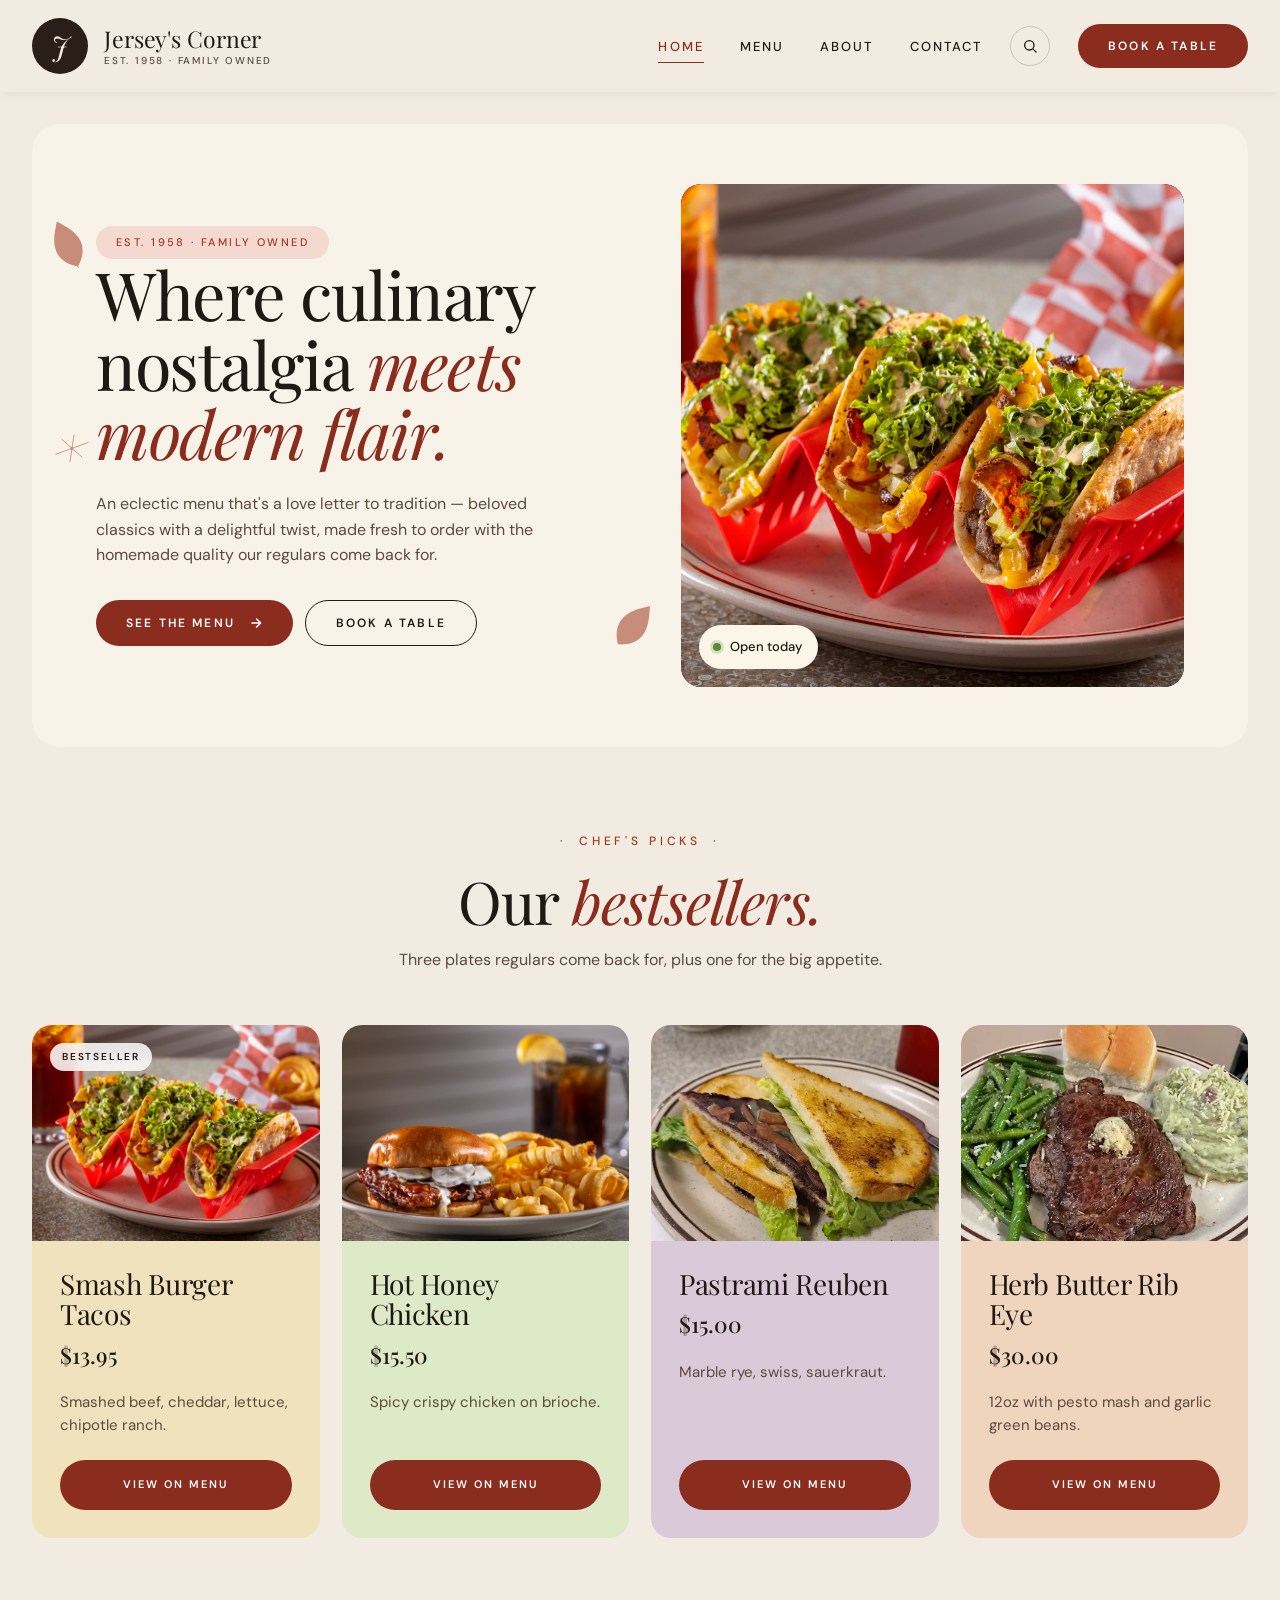
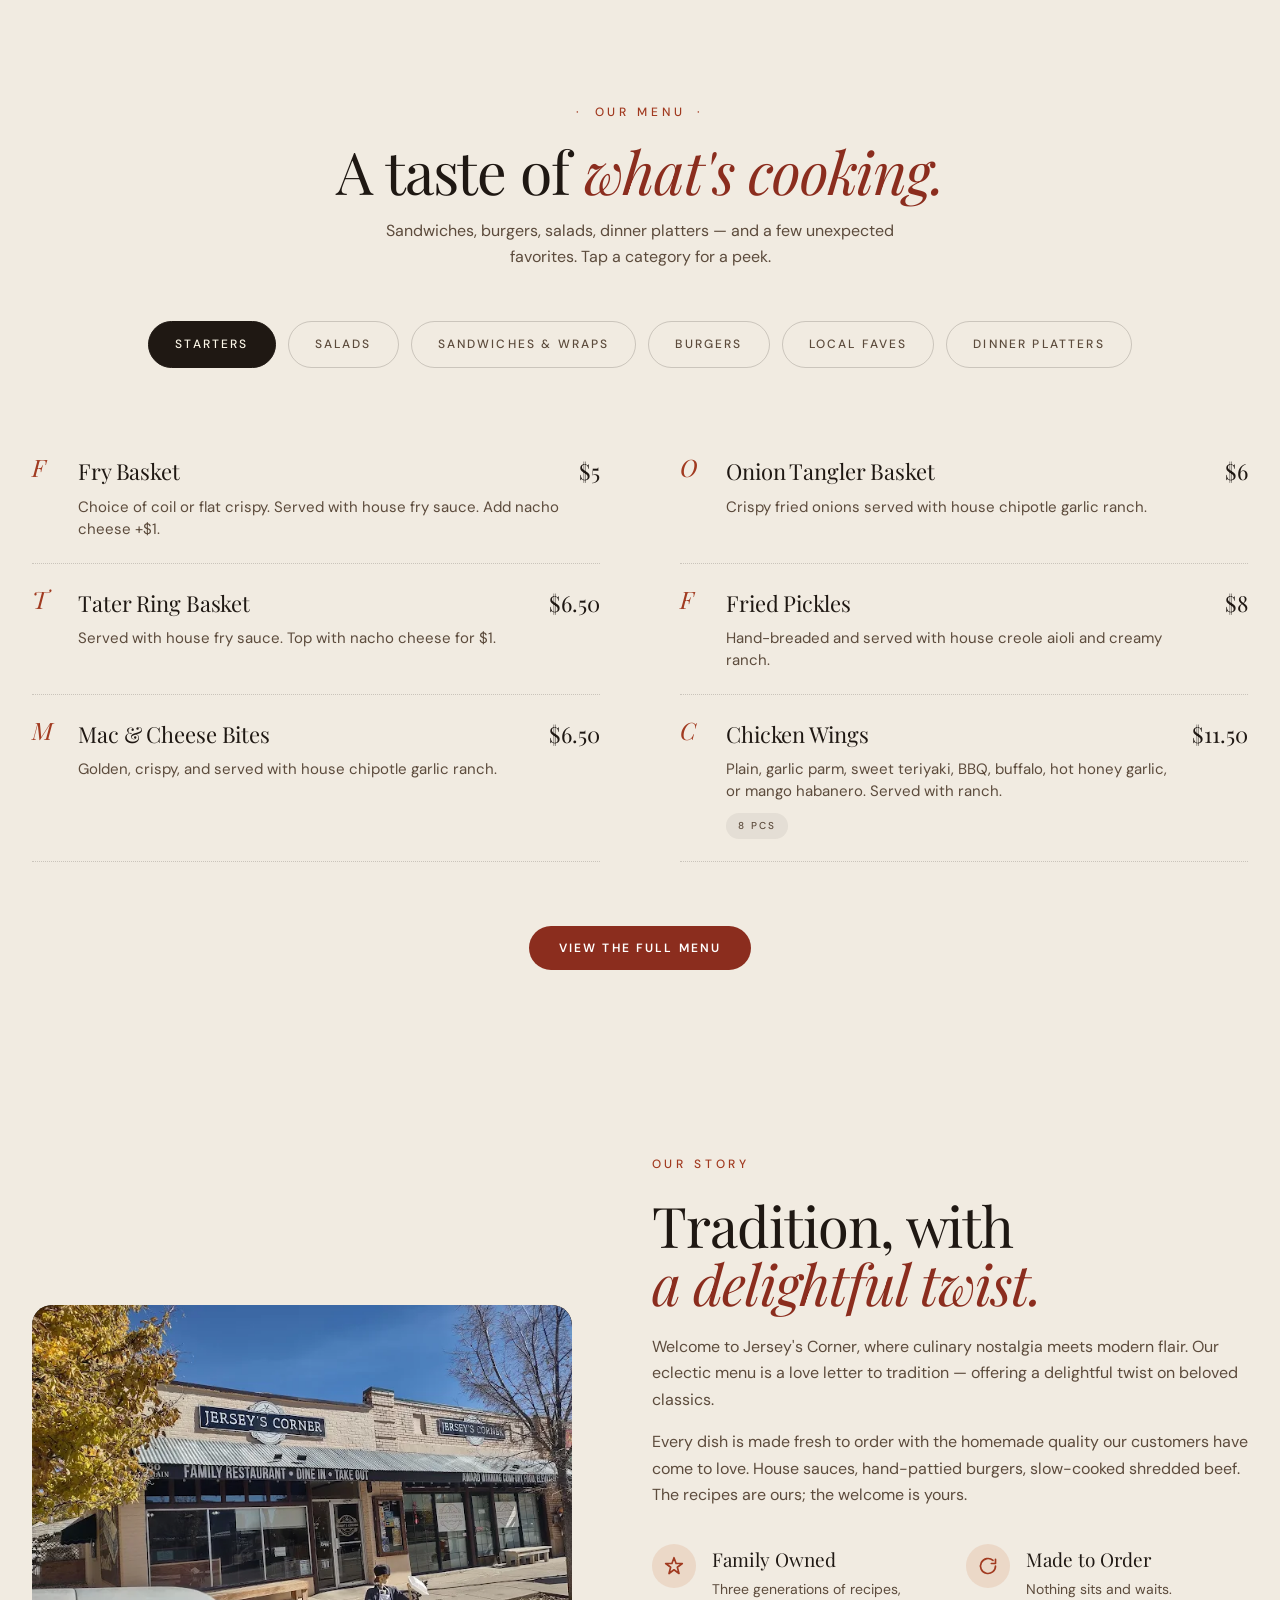
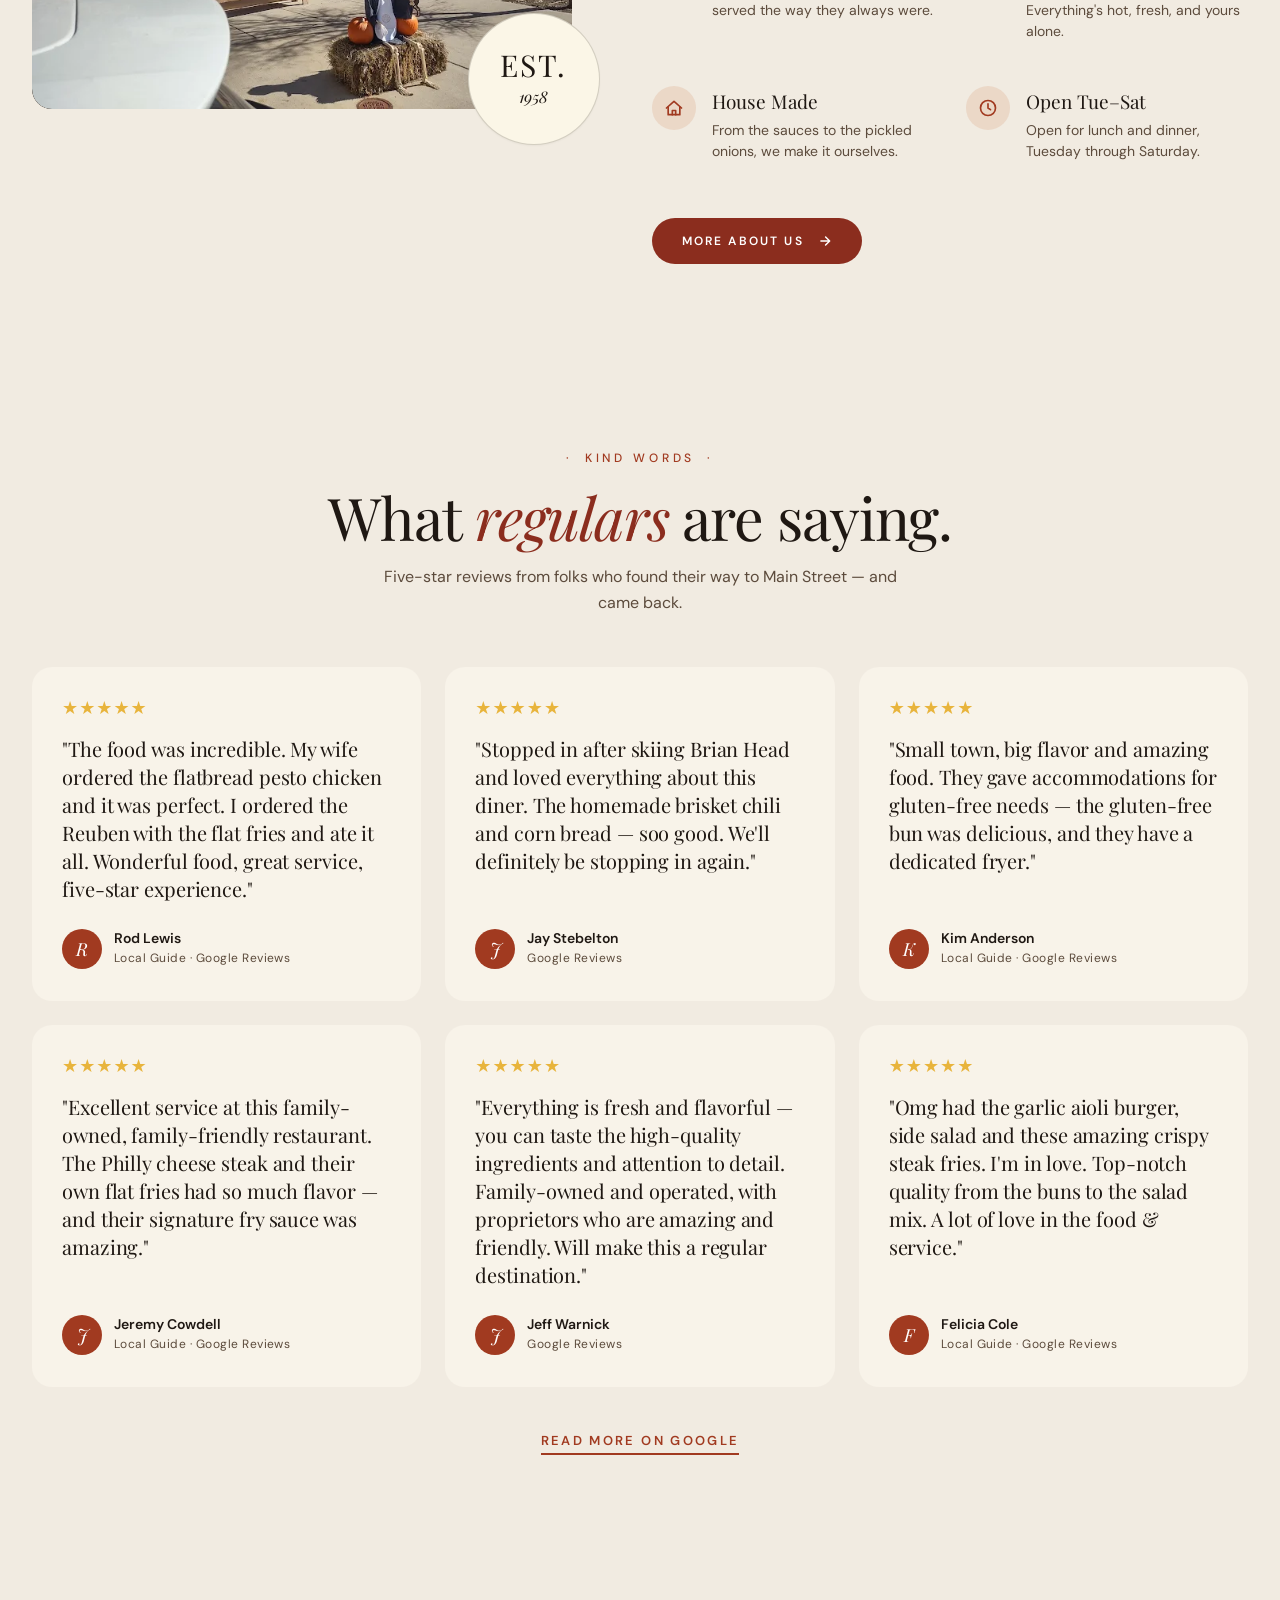
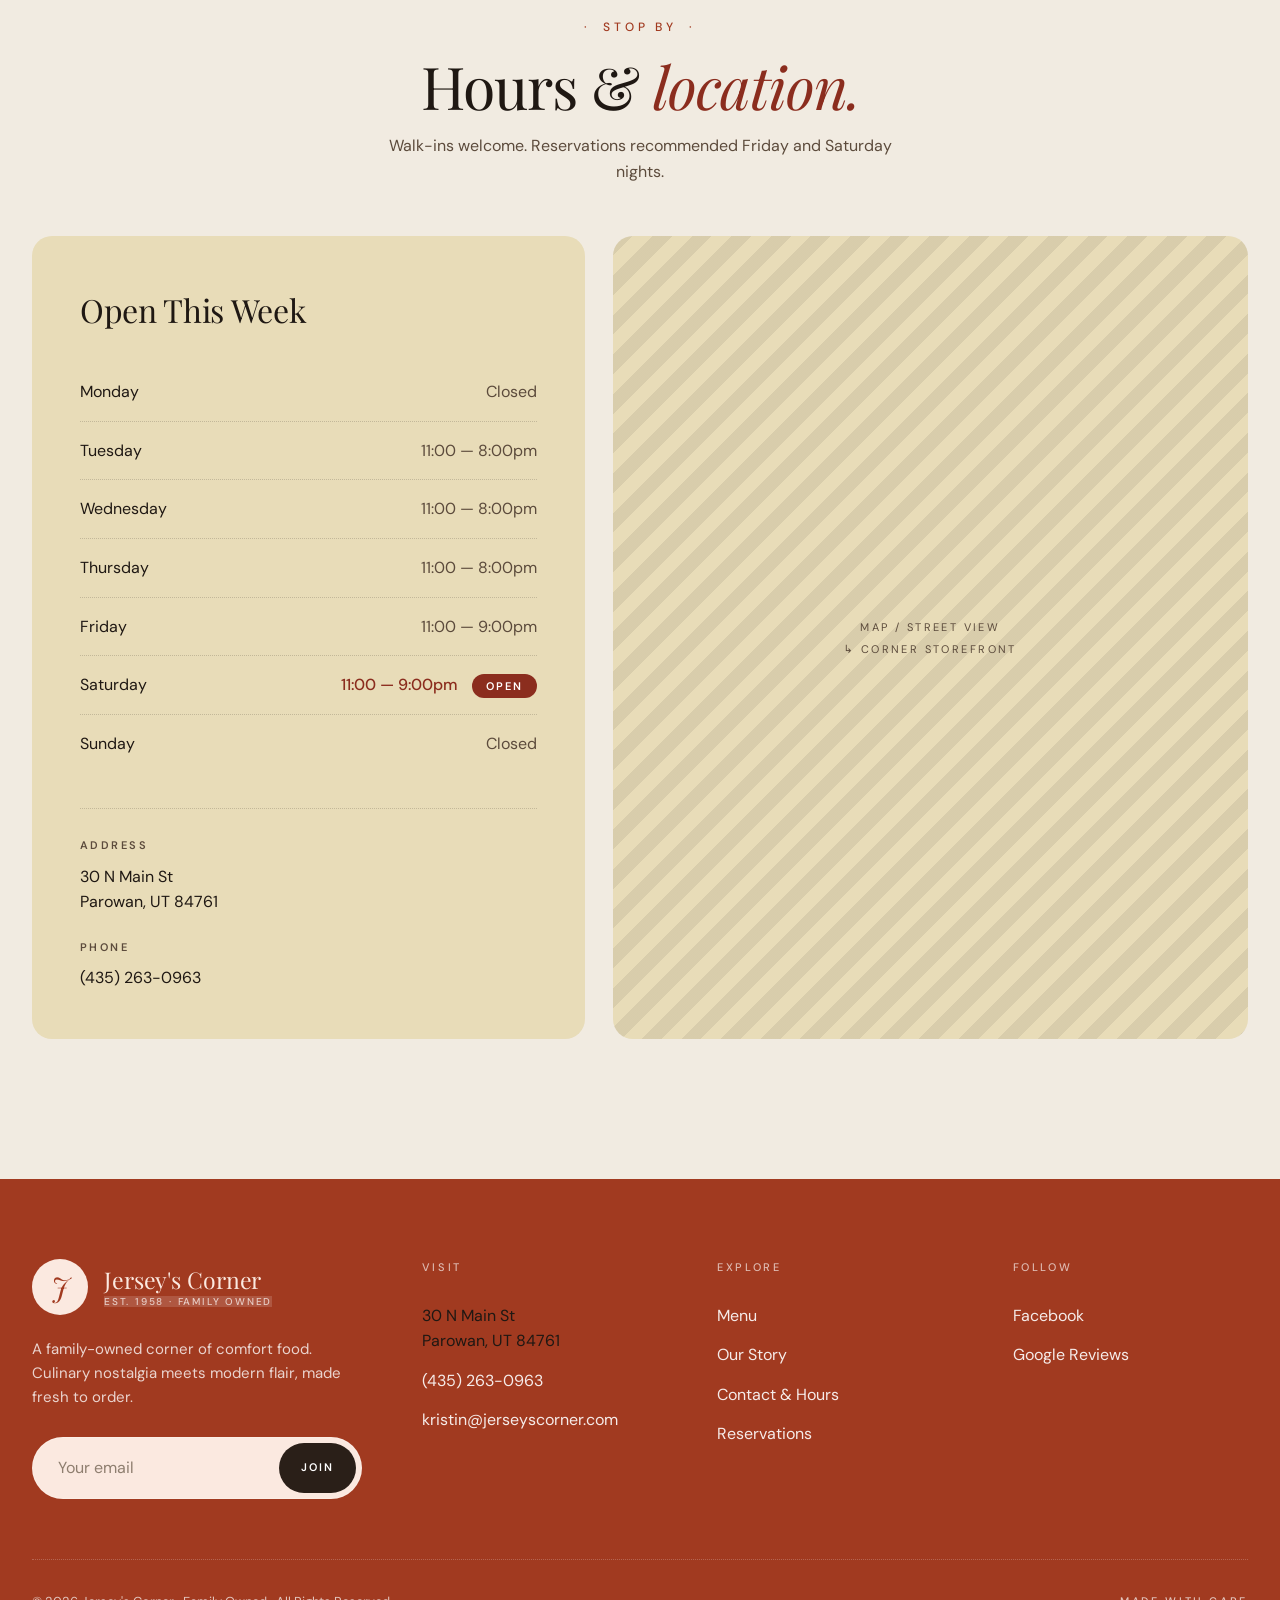
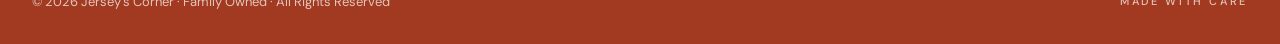
<file: jerseys-corner/index.html>
<!doctype html>
<html lang="en">
<head>
  <meta charset="utf-8">
  <meta name="viewport" content="width=device-width, initial-scale=1">
  <title>Jersey's Corner — Where culinary nostalgia meets modern flair</title>
  <meta name="description" content="A family-owned corner of comfort food. Eclectic menu, made fresh to order. Family-owned since 1958.">

  <link rel="preconnect" href="https://fonts.googleapis.com">
  <link rel="preconnect" href="https://fonts.gstatic.com" crossorigin>
  <link href="https://fonts.googleapis.com/css2?family=Playfair+Display:ital,wght@0,400;0,500;0,600;0,700;1,400;1,500;1,700&family=DM+Sans:opsz,wght@9..40,400;9..40,500;9..40,600&display=swap" rel="stylesheet">

  <link rel="stylesheet" href="style.css">
</head>
<body>

  <!-- ============== HEADER ============== -->
  <header class="site-header">
    <div class="site-header__inner">
      <a href="index.html" class="brand">
        <div class="brand__mark"><span>J</span></div>
        <div class="brand__text">
          <div class="brand__name">Jersey's Corner</div>
          <div class="brand__tagline">EST. 1958 · Family Owned</div>
        </div>
      </a>

      <nav class="nav" aria-label="Primary">
        <ul class="nav__list">
          <li><a href="index.html"   class="nav__link is-active">Home</a></li>
          <li><a href="menu.html"    class="nav__link">Menu</a></li>
          <li><a href="about.html"   class="nav__link">About</a></li>
          <li><a href="contact.html" class="nav__link">Contact</a></li>
        </ul>
        <button class="nav__icon" aria-label="Search">
          <svg width="16" height="16" viewBox="0 0 24 24" fill="none" stroke="currentColor" stroke-width="2" stroke-linecap="round" stroke-linejoin="round"><circle cx="11" cy="11" r="7"/><path d="m21 21-4.3-4.3"/></svg>
        </button>
        <a href="#book" class="btn btn--primary">Book a Table</a>
      </nav>
    </div>
  </header>


  <!-- ============== HERO ============== -->
  <section class="hero">
    <div class="container">
      <div class="hero-panel">
        <div class="hero__inner">
          <div class="hero__text">
            <!-- decorative leaves -->
            <svg class="leaf leaf--tl" viewBox="0 0 60 80" fill="currentColor"><path d="M30 4c-9 12-18 24-18 38 0 12 7 22 18 30 11-8 18-18 18-30 0-14-9-26-18-38z"/><path d="M30 12v62" stroke="currentColor" stroke-width="1" fill="none"/></svg>
            <svg class="leaf leaf--ml" viewBox="0 0 60 80" fill="currentColor"><circle cx="30" cy="40" r="3"/><path d="M30 40 L30 8 M30 40 L30 72 M30 40 L8 28 M30 40 L52 28 M30 40 L8 52 M30 40 L52 52" stroke="currentColor" stroke-width="1.5" fill="none" stroke-linecap="round"/></svg>
            <svg class="leaf leaf--br" viewBox="0 0 60 80" fill="currentColor"><path d="M30 4c-9 12-18 24-18 38 0 12 7 22 18 30 11-8 18-18 18-30 0-14-9-26-18-38z"/></svg>

            <span class="hero-pill">EST. 1958 · Family Owned</span>
            <h1 class="hero__h">Where culinary nostalgia <em>meets<br>modern flair.</em></h1>
            <p class="hero__lede">An eclectic menu that's a love letter to tradition — beloved classics with a delightful twist, made fresh to order with the homemade quality our regulars come back for.</p>
            <div class="hero__cta">
              <a href="menu.html" class="btn btn--primary">
                See the menu
                <svg class="btn__arrow" viewBox="0 0 24 24" fill="none" stroke="currentColor" stroke-width="2.5" stroke-linecap="round" stroke-linejoin="round"><path d="M5 12h14M13 5l7 7-7 7"/></svg>
              </a>
              <a href="#book" class="btn btn--outline">Book a Table</a>
            </div>
          </div>

          <div class="hero__visual">
            <div class="placeholder placeholder--photo" style="aspect-ratio: 1 / 1;">
              <img src="images/smash-burger-tacos.jpg" alt="Smash Burger Tacos — three tacos with cheddar, lettuce, and chipotle ranch">
              <span class="open-pill open-pill--closed" id="todayPill">Closed today</span>
            </div>
          </div>
        </div>
      </div>
    </div>
  </section>


  <!-- ============== BESTSELLERS ============== -->
  <section class="section">
    <div class="container">
      <div class="section-head">
        <span class="eyebrow eyebrow--dotted">Chef's Picks</span>
        <h2>Our <em>bestsellers.</em></h2>
        <p>Three plates regulars come back for, plus one for the big appetite.</p>
      </div>

      <div class="bestsellers__grid">
        <article class="dish-card" data-tint="cream">
          <span class="dish-card__tag">Bestseller</span>
          <div class="dish-card__photo"><img src="images/smash-burger-tacos.jpg" alt="Smash Burger Tacos"></div>
          <div class="dish-card__body">
            <h3 class="dish-card__name">Smash Burger Tacos</h3>
            <div class="dish-card__price">$13.95</div>
            <p class="dish-card__desc">Smashed beef, cheddar, lettuce, chipotle ranch.</p>
            <a href="menu.html" class="dish-card__btn">View on Menu</a>
          </div>
        </article>

        <article class="dish-card" data-tint="green">
          <div class="dish-card__photo"><img src="images/hot-honey-chicken.jpg" alt="Hot Honey Garlic Chicken"></div>
          <div class="dish-card__body">
            <h3 class="dish-card__name">Hot Honey Chicken</h3>
            <div class="dish-card__price">$15.50</div>
            <p class="dish-card__desc">Spicy crispy chicken on brioche.</p>
            <a href="menu.html" class="dish-card__btn">View on Menu</a>
          </div>
        </article>

        <article class="dish-card" data-tint="lilac">
          <div class="dish-card__photo"><img src="images/pastrami-reuben.webp" alt="Pastrami Reuben"></div>
          <div class="dish-card__body">
            <h3 class="dish-card__name">Pastrami Reuben</h3>
            <div class="dish-card__price">$15.00</div>
            <p class="dish-card__desc">Marble rye, swiss, sauerkraut.</p>
            <a href="menu.html" class="dish-card__btn">View on Menu</a>
          </div>
        </article>

        <article class="dish-card" data-tint="peach">
          <div class="dish-card__photo"><img src="images/herb-butter-rib-eye.webp" alt="Herb Butter Rib Eye"></div>
          <div class="dish-card__body">
            <h3 class="dish-card__name">Herb Butter Rib Eye</h3>
            <div class="dish-card__price">$30.00</div>
            <p class="dish-card__desc">12oz with pesto mash and garlic green beans.</p>
            <a href="menu.html" class="dish-card__btn">View on Menu</a>
          </div>
        </article>
      </div>
    </div>
  </section>


  <!-- ============== MENU PREVIEW ============== -->
  <section class="section">
    <div class="container">
      <div class="section-head">
        <span class="eyebrow eyebrow--dotted">Our Menu</span>
        <h2>A taste of <em>what's cooking.</em></h2>
        <p>Sandwiches, burgers, salads, dinner platters — and a few unexpected favorites. Tap a category for a peek.</p>
      </div>

      <div class="menu-pills">
        <button class="menu-pill is-active" data-category="Starters">Starters</button>
        <button class="menu-pill" data-category="Salads">Salads</button>
        <button class="menu-pill" data-category="Sandwiches &amp; Wraps">Sandwiches &amp; Wraps</button>
        <button class="menu-pill" data-category="Burgers">Burgers</button>
        <button class="menu-pill" data-category="Local Faves">Local Faves</button>
        <button class="menu-pill" data-category="Dinner Platters">Dinner Platters</button>
      </div>

      <div class="menu-grid" id="menuGrid"></div>

      <div class="menu-cta">
        <a href="menu.html" class="btn btn--primary">View the Full Menu</a>
      </div>
    </div>
  </section>


  <!-- ============== STORY / TRADITION ============== -->
  <section class="story">
    <div class="container">
      <div class="story__inner">
        <div class="story__visual">
          <div class="placeholder placeholder--photo">
            <img src="images/storefront-fall.webp" alt="Jersey's Corner storefront on Main Street, Parowan UT">
          </div>
          <div class="est-badge">
            <div>
              <div class="est-badge__big">EST.</div>
              <div class="est-badge__year">1958</div>
            </div>
          </div>
        </div>

        <div class="story__copy">
          <span class="eyebrow">Our Story</span>
          <h2 class="story__h">Tradition, with<br><em>a delightful twist.</em></h2>
          <p>Welcome to Jersey's Corner, where culinary nostalgia meets modern flair. Our eclectic menu is a love letter to tradition — offering a delightful twist on beloved classics.</p>
          <p>Every dish is made fresh to order with the homemade quality our customers have come to love. House sauces, hand-pattied burgers, slow-cooked shredded beef. The recipes are ours; the welcome is yours.</p>

          <div class="story__features">
            <div class="feature">
              <div class="feature__icon">
                <svg viewBox="0 0 24 24" fill="none" stroke="currentColor" stroke-width="2" stroke-linecap="round" stroke-linejoin="round"><path d="M12 2 14.5 9 22 9 16 13.5 18 21 12 16.5 6 21 8 13.5 2 9 9.5 9z"/></svg>
              </div>
              <div>
                <h4>Family Owned</h4>
                <p>Three generations of recipes, served the way they always were.</p>
              </div>
            </div>

            <div class="feature">
              <div class="feature__icon">
                <svg viewBox="0 0 24 24" fill="none" stroke="currentColor" stroke-width="2" stroke-linecap="round" stroke-linejoin="round"><path d="M21 12a9 9 0 1 1-3-6.7"/><path d="M21 4v5h-5"/></svg>
              </div>
              <div>
                <h4>Made to Order</h4>
                <p>Nothing sits and waits. Everything's hot, fresh, and yours alone.</p>
              </div>
            </div>

            <div class="feature">
              <div class="feature__icon">
                <svg viewBox="0 0 24 24" fill="none" stroke="currentColor" stroke-width="2" stroke-linecap="round" stroke-linejoin="round"><path d="M3 12 12 4l9 8"/><path d="M5 11v9h14v-9"/><path d="M10 20v-5h4v5"/></svg>
              </div>
              <div>
                <h4>House Made</h4>
                <p>From the sauces to the pickled onions, we make it ourselves.</p>
              </div>
            </div>

            <div class="feature">
              <div class="feature__icon">
                <svg viewBox="0 0 24 24" fill="none" stroke="currentColor" stroke-width="2" stroke-linecap="round" stroke-linejoin="round"><circle cx="12" cy="12" r="9"/><path d="M12 7v5l3 2"/></svg>
              </div>
              <div>
                <h4>Open Tue–Sat</h4>
                <p>Open for lunch and dinner, Tuesday through Saturday.</p>
              </div>
            </div>
          </div>

          <a href="about.html" class="btn btn--primary">
            More about us
            <svg class="btn__arrow" viewBox="0 0 24 24" fill="none" stroke="currentColor" stroke-width="2.5" stroke-linecap="round" stroke-linejoin="round"><path d="M5 12h14M13 5l7 7-7 7"/></svg>
          </a>
        </div>
      </div>
    </div>
  </section>


  <!-- ============== TESTIMONIALS ============== -->
  <section class="testimonials">
    <div class="container">
      <div class="section-head">
        <span class="eyebrow eyebrow--dotted">Kind words</span>
        <h2>What <em>regulars</em> are saying.</h2>
        <p>Five-star reviews from folks who found their way to Main Street — and came back.</p>
      </div>

      <div class="testimonials__grid">
        <article class="testimonial">
          <div class="testimonial__stars" aria-label="5 out of 5 stars">★★★★★</div>
          <p class="testimonial__quote">"The food was incredible. My wife ordered the flatbread pesto chicken and it was perfect. I ordered the Reuben with the flat fries and ate it all. Wonderful food, great service, five-star experience."</p>
          <div class="testimonial__attribution">
            <div class="testimonial__avatar">R</div>
            <div>
              <div class="testimonial__name">Rod Lewis</div>
              <div class="testimonial__meta">Local Guide · Google Reviews</div>
            </div>
          </div>
        </article>

        <article class="testimonial">
          <div class="testimonial__stars" aria-label="5 out of 5 stars">★★★★★</div>
          <p class="testimonial__quote">"Stopped in after skiing Brian Head and loved everything about this diner. The homemade brisket chili and corn bread — soo good. We'll definitely be stopping in again."</p>
          <div class="testimonial__attribution">
            <div class="testimonial__avatar">J</div>
            <div>
              <div class="testimonial__name">Jay Stebelton</div>
              <div class="testimonial__meta">Google Reviews</div>
            </div>
          </div>
        </article>

        <article class="testimonial">
          <div class="testimonial__stars" aria-label="5 out of 5 stars">★★★★★</div>
          <p class="testimonial__quote">"Small town, big flavor and amazing food. They gave accommodations for gluten-free needs — the gluten-free bun was delicious, and they have a dedicated fryer."</p>
          <div class="testimonial__attribution">
            <div class="testimonial__avatar">K</div>
            <div>
              <div class="testimonial__name">Kim Anderson</div>
              <div class="testimonial__meta">Local Guide · Google Reviews</div>
            </div>
          </div>
        </article>

        <article class="testimonial">
          <div class="testimonial__stars" aria-label="5 out of 5 stars">★★★★★</div>
          <p class="testimonial__quote">"Excellent service at this family-owned, family-friendly restaurant. The Philly cheese steak and their own flat fries had so much flavor — and their signature fry sauce was amazing."</p>
          <div class="testimonial__attribution">
            <div class="testimonial__avatar">J</div>
            <div>
              <div class="testimonial__name">Jeremy Cowdell</div>
              <div class="testimonial__meta">Local Guide · Google Reviews</div>
            </div>
          </div>
        </article>

        <article class="testimonial">
          <div class="testimonial__stars" aria-label="5 out of 5 stars">★★★★★</div>
          <p class="testimonial__quote">"Everything is fresh and flavorful — you can taste the high-quality ingredients and attention to detail. Family-owned and operated, with proprietors who are amazing and friendly. Will make this a regular destination."</p>
          <div class="testimonial__attribution">
            <div class="testimonial__avatar">J</div>
            <div>
              <div class="testimonial__name">Jeff Warnick</div>
              <div class="testimonial__meta">Google Reviews</div>
            </div>
          </div>
        </article>

        <article class="testimonial">
          <div class="testimonial__stars" aria-label="5 out of 5 stars">★★★★★</div>
          <p class="testimonial__quote">"Omg had the garlic aioli burger, side salad and these amazing crispy steak fries. I'm in love. Top-notch quality from the buns to the salad mix. A lot of love in the food &amp; service."</p>
          <div class="testimonial__attribution">
            <div class="testimonial__avatar">F</div>
            <div>
              <div class="testimonial__name">Felicia Cole</div>
              <div class="testimonial__meta">Local Guide · Google Reviews</div>
            </div>
          </div>
        </article>
      </div>

      <div class="testimonials__cta">
        <a href="https://share.google/urrih6MpAJSO44j2R" target="_blank" rel="noopener">Read more on Google</a>
      </div>
    </div>
  </section>


  <!-- ============== HOURS & LOCATION ============== -->
  <section class="hours">
    <div class="container">
      <div class="section-head">
        <span class="eyebrow eyebrow--dotted">Stop by</span>
        <h2>Hours &amp; <em>location.</em></h2>
        <p>Walk-ins welcome. Reservations recommended Friday and Saturday nights.</p>
      </div>

      <div class="hours__grid">
        <div class="hours-card">
          <h3>Open This Week</h3>
          <ul class="hours-list">
            <li data-day="monday" data-open="false">
              <span class="day">Monday</span>
              <span class="day-end"><span class="time">Closed</span></span>
            </li>
            <li data-day="tuesday" data-open="true">
              <span class="day">Tuesday</span>
              <span class="day-end"><span class="time">11:00 — 8:00pm</span></span>
            </li>
            <li data-day="wednesday" data-open="true">
              <span class="day">Wednesday</span>
              <span class="day-end"><span class="time">11:00 — 8:00pm</span></span>
            </li>
            <li data-day="thursday" data-open="true">
              <span class="day">Thursday</span>
              <span class="day-end"><span class="time">11:00 — 8:00pm</span></span>
            </li>
            <li data-day="friday" data-open="true">
              <span class="day">Friday</span>
              <span class="day-end"><span class="time">11:00 — 9:00pm</span></span>
            </li>
            <li data-day="saturday" data-open="true">
              <span class="day">Saturday</span>
              <span class="day-end"><span class="time">11:00 — 9:00pm</span></span>
            </li>
            <li data-day="sunday" data-open="false">
              <span class="day">Sunday</span>
              <span class="day-end"><span class="time">Closed</span></span>
            </li>
          </ul>

          <div class="hours-card__address">
            <div>
              <h5>Address</h5>
              <p>30 N Main St<br>Parowan, UT 84761</p>
            </div>
            <div>
              <h5>Phone</h5>
              <p><a href="tel:4352630963">(435) 263-0963</a></p>
            </div>
          </div>
        </div>

        <div class="map-card">
          <p>Map / Street view<br>↳ corner storefront</p>
        </div>
      </div>
    </div>
  </section>


  <!-- ============== FOOTER ============== -->
  <footer class="footer">
    <div class="container">
      <div class="footer__grid">
        <div class="footer__brand">
          <a href="index.html" class="brand">
            <div class="brand__mark"><span>J</span></div>
            <div class="brand__text">
              <div class="brand__name">Jersey's Corner</div>
              <div class="brand__tagline">EST. 1958 · Family Owned</div>
            </div>
          </a>
          <p>A family-owned corner of comfort food. Culinary nostalgia meets modern flair, made fresh to order.</p>
          <form class="footer__email" onsubmit="event.preventDefault();">
            <input type="email" placeholder="Your email" aria-label="Your email">
            <button type="submit">Join</button>
          </form>
        </div>

        <div>
          <h5>Visit</h5>
          <ul>
            <li>30 N Main St<br>Parowan, UT 84761</li>
            <li><a href="tel:4352630963">(435) 263-0963</a></li>
            <li><a href="mailto:kristin@jerseyscorner.com">kristin@jerseyscorner.com</a></li>
          </ul>
        </div>

        <div>
          <h5>Explore</h5>
          <ul>
            <li><a href="menu.html">Menu</a></li>
            <li><a href="about.html">Our Story</a></li>
            <li><a href="contact.html">Contact &amp; Hours</a></li>
            <li><a href="#book">Reservations</a></li>
          </ul>
        </div>

        <div>
          <h5>Follow</h5>
          <ul>
            <li><a href="https://www.facebook.com/profile.php?id=61560283268032" target="_blank" rel="noopener">Facebook</a></li>
            <li><a href="https://share.google/urrih6MpAJSO44j2R" target="_blank" rel="noopener">Google Reviews</a></li>
          </ul>
        </div>
      </div>

      <div class="footer__bottom">
        <div>© 2026 Jersey's Corner · Family Owned · All Rights Reserved</div>
        <div class="care">Made with care</div>
      </div>
    </div>
  </footer>

  <script>
    // Highlight today's row in hours list, update hero "today" pill
    (function () {
      var days = ['sunday','monday','tuesday','wednesday','thursday','friday','saturday'];
      var todayName = days[new Date().getDay()];
      var todayLi = document.querySelector('.hours-list li[data-day="' + todayName + '"]');
      if (!todayLi) return;

      todayLi.classList.add('is-today');
      var isOpen = todayLi.dataset.open === 'true';

      // Insert the OPEN / CLOSED badge into today's row
      var badge = document.createElement('span');
      badge.className = 'open-tag' + (isOpen ? '' : ' open-tag--closed');
      badge.textContent = isOpen ? 'Open' : 'Closed';
      todayLi.querySelector('.day-end').appendChild(badge);

      // Update the "Open today" pill on the hero image
      var heroPill = document.getElementById('todayPill');
      if (heroPill) {
        heroPill.textContent = isOpen ? 'Open today' : 'Closed today';
        heroPill.classList.toggle('open-pill--closed', !isOpen);
      }
    })();

    // Menu category switcher
    (function () {
      var menuData = {"Starters": [{"name": "Fry Basket", "desc": "Choice of coil or flat crispy. Served with house fry sauce. Add nacho cheese +$1.", "price": "$5"}, {"name": "Onion Tangler Basket", "desc": "Crispy fried onions served with house chipotle garlic ranch.", "price": "$6"}, {"name": "Tater Ring Basket", "desc": "Served with house fry sauce. Top with nacho cheese for $1.", "price": "$6.50"}, {"name": "Fried Pickles", "desc": "Hand-breaded and served with house creole aioli and creamy ranch.", "price": "$8"}, {"name": "Mac & Cheese Bites", "desc": "Golden, crispy, and served with house chipotle garlic ranch.", "price": "$6.50"}, {"name": "Chicken Wings", "desc": "Plain, garlic parm, sweet teriyaki, BBQ, buffalo, hot honey garlic, or mango habanero. Served with ranch.", "price": "$11.50", "tag": "8 pcs"}], "Salads": [{"name": "House Salad", "desc": "Green leaf lettuce, grape tomatoes, cucumbers, cheddar, and croutons with choice of dressing.", "price": "$6.50"}, {"name": "Orange Chicken Salad", "desc": "Crispy or grilled chicken, shredded carrots, tomatoes, cucumbers, crispy noodles, and mandarin oranges with blood orange shallot vinaigrette.", "price": "$14.50"}, {"name": "Chef Salad", "desc": "Green leaf lettuce, grilled chicken, grape tomatoes, shredded carrots, cucumbers, cheddar, swiss, and hardboiled egg with choice of dressing.", "price": "$11.50"}], "Sandwiches & Wraps": [{"name": "Original Chicken Sandwich Popular", "desc": "Grilled or crispy chicken breast with chipotle mayo, red onion, tomato, and lettuce on brioche bun.", "price": "$11.50", "tag": "Popular"}, {"name": "Hot Honey Garlic Chicken", "desc": "Crispy chicken breast tossed in hot honey garlic sauce with house ranch and pickles on brioche bun.", "price": "$15.50", "tag": "Spicy"}, {"name": "Pastrami Reuben", "desc": "Pastrami, swiss, sauerkraut, and house 1000 island on grilled marble rye.", "price": "$15"}, {"name": "Philly Cheesesteak", "desc": "Thin sliced beef, grilled onions, red peppers, and mushrooms topped with cheese sauce on a grilled toasted hoagie.", "price": "$13"}, {"name": "Hot N' Nasty Grilled Cheese", "desc": "Shredded beef, house pickled onions, swiss, blackberry jam, and lettuce on grilled sourdough.", "price": "$13"}, {"name": "Veggie Sandwich", "desc": "Cucumber, red onion, tomato, avocado, shredded carrots, sprouts, lettuce, and chipotle aioli.", "price": "$11", "tag": "Veggie"}], "Burgers": [{"name": "Plain Jane", "desc": "Cheeseburger with onion, tomato, lettuce, and house burger sauce.", "price": "$12"}, {"name": "Garlic Lovers", "desc": "Cheeseburger with grilled onions and garlic aioli.", "price": "$13"}, {"name": "Western", "desc": "Cheeseburger with crispy fried onions and BBQ sauce. Add bacon +$2.", "price": "$13"}, {"name": "Mac Attack", "desc": "Cheeseburger with cheddar, bacon, house mac & cheese, and chipotle aioli.", "price": "$15"}, {"name": "Pastrami", "desc": "Cheeseburger with swiss, thin sliced pastrami, onion, tomato, lettuce, and house burger sauce.", "price": "$15.50"}, {"name": "TKO", "desc": "Pepper jack cheese, jalapeño poppers, bacon, and jalapeño ranch.", "price": "$15", "tag": "Spicy"}], "Local Faves": [{"name": "Smash Burger Tacos Popular", "desc": "A mini bacon smash burger in a street taco. 6 oz beef patty, diced pickles, cheddar, bacon, shredded lettuce, and chipotle garlic ranch in flour tortillas. 3 to an order.", "price": "$13.95", "tag": "Popular"}, {"name": "Carnita Tacos", "desc": "Shredded pork, avocado, salsa verde, oaxaca cheese, and chicharrones in a warm corn tortilla. 3 to an order.", "price": "$13.95"}, {"name": "Greek Gyro", "desc": "Lamb and beef gyro meat with red onion, tomato, lettuce, tzatziki, and feta in a warm pita wrap. Served with greek seasoned thick fries.", "price": "$15"}, {"name": "Bubba Mac", "desc": "Crispy chicken breast, house mac and cheese, black truffle hot sauce, and mayo on a brioche bun.", "price": "$16"}, {"name": "Dirty South Grilled Cheese", "desc": "House mac and cheese, BBQ pulled pork, and cheddar on grilled sourdough.", "price": "$15"}, {"name": "Bacon Mushroom Swiss Burger", "desc": "6 oz. patty, grilled mushrooms, bacon, swiss, and burger sauce on a brioche bun.", "price": "$15"}], "Dinner Platters": [{"name": "Chicken Parmesan", "desc": "Breaded chicken breast with marinara, melted mozzarella, and parmesan on a bed of linguine. Includes a small side salad with choice of dressing and a roll.", "price": "$18.50"}, {"name": "Chicken Basil Alfredo", "desc": "Fire-braised chicken breast on top of linguine with house basil alfredo and parmesan. Served with side salad and a roll.", "price": "$18.50"}, {"name": "Herb Butter Rib Eye Dinner Popular", "desc": "12 oz. ribeye topped with house-made herb butter, served with basil pesto mashed potatoes, garlic green beans, a small side salad, and a roll.", "price": "$30", "tag": "Popular"}, {"name": "Waffle Tower Mac", "desc": "Two crispy mac & cheese waffles topped with shredded pork, house-made pickled onions, and a BBQ sauce drizzle.", "price": "$16.50", "tag": "House Special"}]};

      var grid = document.getElementById('menuGrid');
      var pills = document.querySelectorAll('.menu-pill');

      function render(category) {
        var items = menuData[category] || [];
        grid.innerHTML = items.map(function (item) {
          var initial = item.name.charAt(0).toUpperCase();
          var tagHtml = item.tag
            ? '<div class="menu-item__tags"><span class="tag">' + item.tag + '</span></div>'
            : '';
          return [
            '<div class="menu-item">',
              '<div class="menu-item__mono">', initial, '</div>',
              '<div class="menu-item__body">',
                '<h4 class="menu-item__title">', item.name, '</h4>',
                item.desc ? '<p class="menu-item__desc">' + item.desc + '</p>' : '',
                tagHtml,
              '</div>',
              '<div class="menu-item__price">', item.price, '</div>',
            '</div>'
          ].join('');
        }).join('');
      }

      // Initial render — match the active pill
      var activePill = document.querySelector('.menu-pill.is-active');
      render(activePill ? activePill.dataset.category : 'Starters');

      // Click handlers
      pills.forEach(function (pill) {
        pill.addEventListener('click', function () {
          pills.forEach(function (p) { p.classList.remove('is-active'); });
          pill.classList.add('is-active');
          render(pill.dataset.category);
        });
      });
    })();
  </script>

</body>
</html>
</file>
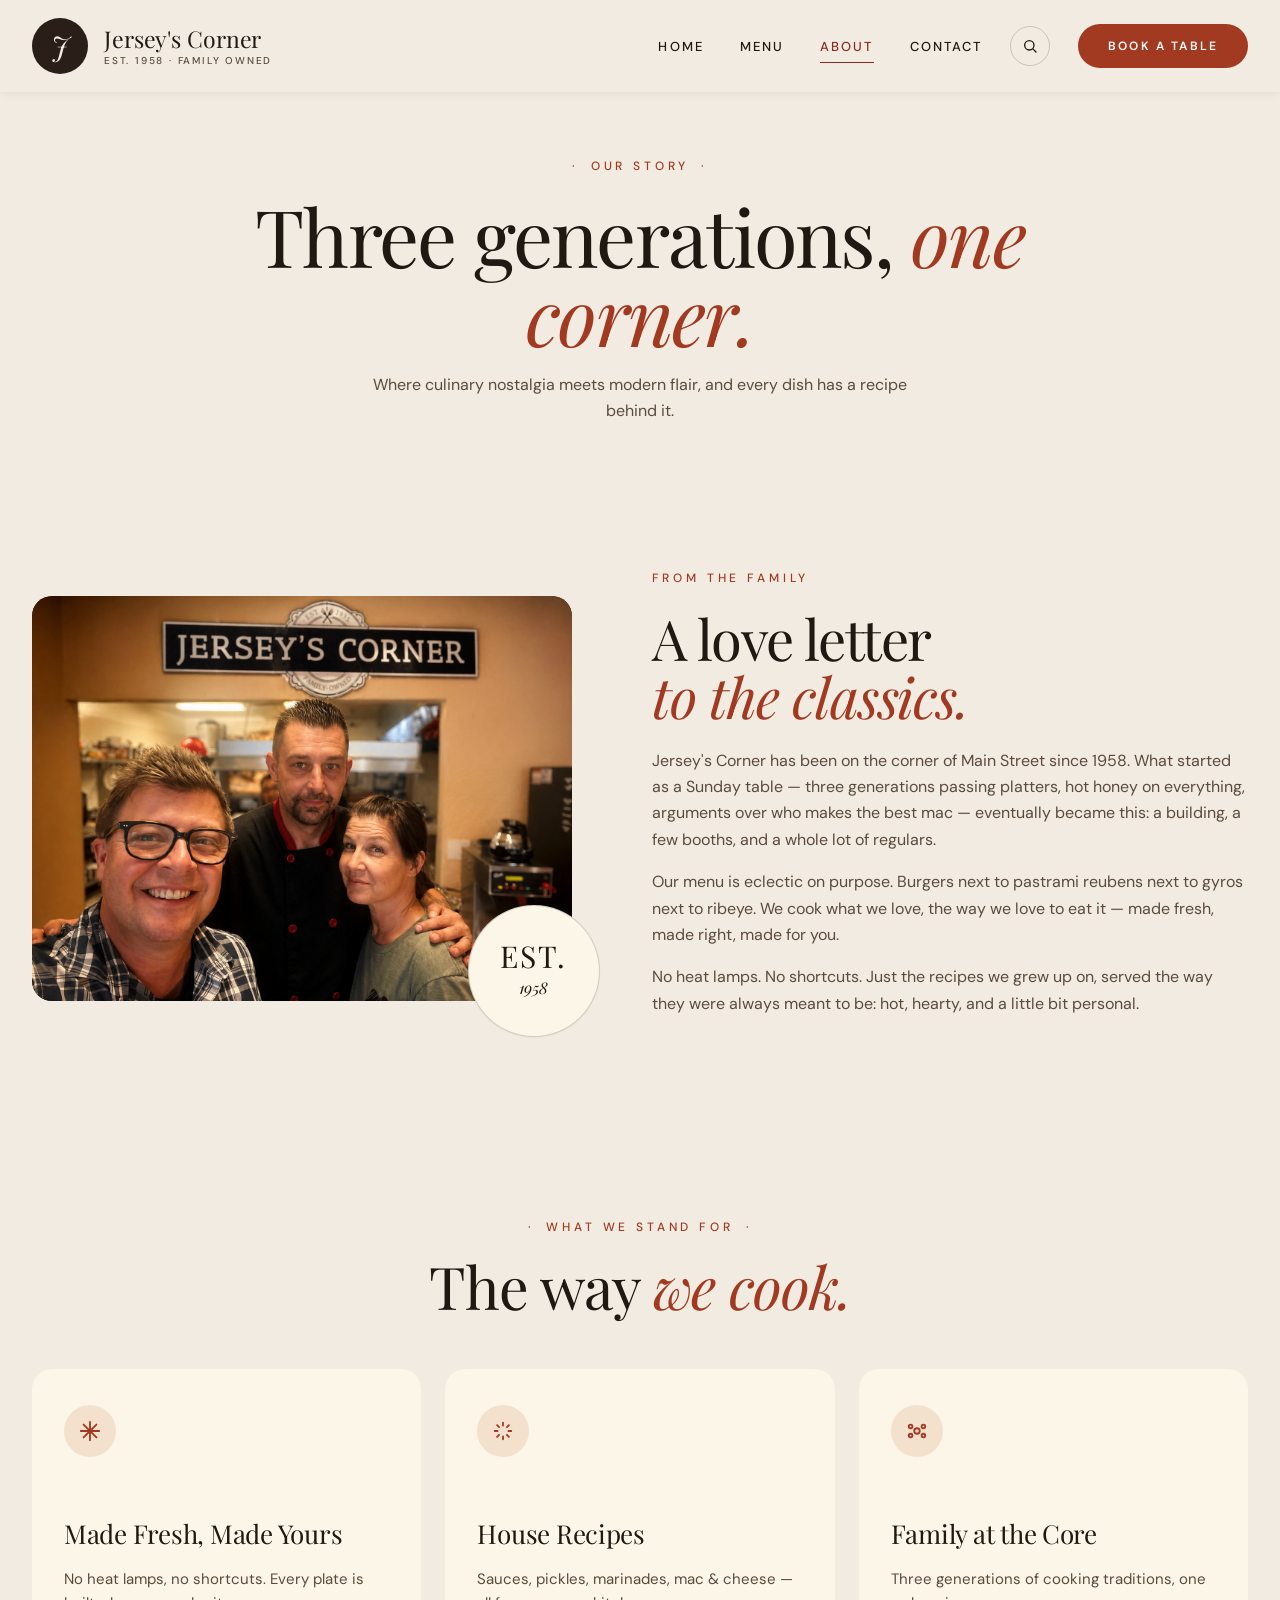
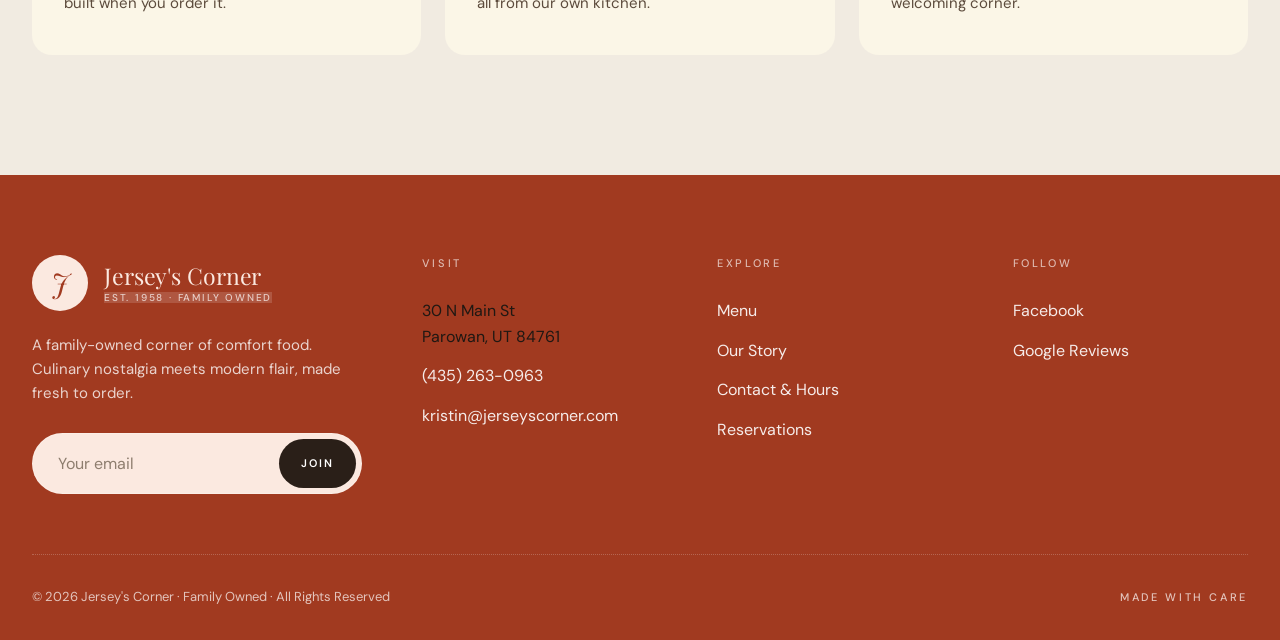
<file: jerseys-corner/about.html>
<!doctype html>
<html lang="en">
<head>
  <meta charset="utf-8">
  <meta name="viewport" content="width=device-width, initial-scale=1">
  <title>About — Jersey's Corner</title>
  <meta name="description" content="Three generations, one corner. The story behind Jersey's Corner — a family-owned comfort food restaurant.">

  <link rel="preconnect" href="https://fonts.googleapis.com">
  <link rel="preconnect" href="https://fonts.gstatic.com" crossorigin>
  <link href="https://fonts.googleapis.com/css2?family=Playfair+Display:ital,wght@0,400;0,500;0,600;0,700;1,400;1,500;1,700&family=DM+Sans:opsz,wght@9..40,400;9..40,500;9..40,600&display=swap" rel="stylesheet">

  <link rel="stylesheet" href="style.css">
</head>
<body>

  <!-- ============== HEADER ============== -->
  <header class="site-header">
    <div class="site-header__inner">
      <a href="index.html" class="brand">
        <div class="brand__mark"><span>J</span></div>
        <div class="brand__text">
          <div class="brand__name">Jersey's Corner</div>
          <div class="brand__tagline">EST. 1958 · Family Owned</div>
        </div>
      </a>
      <nav class="nav" aria-label="Primary">
        <ul class="nav__list">
          <li><a href="index.html"   class="nav__link">Home</a></li>
          <li><a href="menu.html"    class="nav__link">Menu</a></li>
          <li><a href="about.html"   class="nav__link is-active">About</a></li>
          <li><a href="contact.html" class="nav__link">Contact</a></li>
        </ul>
        <button class="nav__icon" aria-label="Search">
          <svg width="16" height="16" viewBox="0 0 24 24" fill="none" stroke="currentColor" stroke-width="2" stroke-linecap="round" stroke-linejoin="round"><circle cx="11" cy="11" r="7"/><path d="m21 21-4.3-4.3"/></svg>
        </button>
        <a href="#book" class="btn btn--rust">Book a Table</a>
      </nav>
    </div>
  </header>


  <!-- ============== STORY HERO ============== -->
  <section class="story-hero">
    <div class="container">
      <span class="eyebrow eyebrow--dotted">Our Story</span>
      <h1>Three generations, <em>one corner.</em></h1>
      <p>Where culinary nostalgia meets modern flair, and every dish has a recipe behind it.</p>
    </div>
  </section>


  <!-- ============== FOUNDERS / LOVE LETTER ============== -->
  <section class="story">
    <div class="container">
      <div class="story__inner">
        <div class="story__visual">
          <div class="placeholder placeholder--photo" style="aspect-ratio: 4 / 3;">
            <img src="images/founders.png" alt="The family behind Jersey's Corner — candid in the kitchen under the restaurant sign">
          </div>
          <div class="est-badge">
            <div>
              <div class="est-badge__big">EST.</div>
              <div class="est-badge__year">1958</div>
            </div>
          </div>
        </div>

        <div class="story__copy">
          <span class="eyebrow">From the Family</span>
          <h2 class="story__h story__h--rust">A love letter<br><em>to the classics.</em></h2>
          <p>Jersey's Corner has been on the corner of Main Street since 1958. What started as a Sunday table — three generations passing platters, hot honey on everything, arguments over who makes the best mac — eventually became this: a building, a few booths, and a whole lot of regulars.</p>
          <p>Our menu is eclectic on purpose. Burgers next to pastrami reubens next to gyros next to ribeye. We cook what we love, the way we love to eat it — made fresh, made right, made for you.</p>
          <p>No heat lamps. No shortcuts. Just the recipes we grew up on, served the way they were always meant to be: hot, hearty, and a little bit personal.</p>
        </div>
      </div>
    </div>
  </section>


  <!-- ============== WHAT WE STAND FOR ============== -->
  <section class="section">
    <div class="container">
      <div class="section-head section-head--rust">
        <span class="eyebrow eyebrow--dotted">What We Stand For</span>
        <h2>The way <em>we cook.</em></h2>
      </div>

      <div class="pillars">
        <article class="pillar">
          <div class="pillar__icon">
            <svg viewBox="0 0 24 24" fill="none" stroke="currentColor" stroke-width="2" stroke-linecap="round" stroke-linejoin="round"><path d="M12 2v20M2 12h20M5 5l14 14M19 5 5 19"/></svg>
          </div>
          <h3>Made Fresh, Made Yours</h3>
          <p>No heat lamps, no shortcuts. Every plate is built when you order it.</p>
        </article>

        <article class="pillar">
          <div class="pillar__icon">
            <svg viewBox="0 0 24 24" fill="none" stroke="currentColor" stroke-width="2" stroke-linecap="round" stroke-linejoin="round"><path d="M12 3v3M12 18v3M3 12h3M18 12h3M5.6 5.6l2.1 2.1M16.3 16.3l2.1 2.1M5.6 18.4l2.1-2.1M16.3 7.7l2.1-2.1"/></svg>
          </div>
          <h3>House Recipes</h3>
          <p>Sauces, pickles, marinades, mac &amp; cheese — all from our own kitchen.</p>
        </article>

        <article class="pillar">
          <div class="pillar__icon">
            <svg viewBox="0 0 24 24" fill="none" stroke="currentColor" stroke-width="2" stroke-linecap="round" stroke-linejoin="round"><circle cx="12" cy="12" r="3"/><circle cx="5" cy="7" r="2"/><circle cx="19" cy="7" r="2"/><circle cx="5" cy="17" r="2"/><circle cx="19" cy="17" r="2"/></svg>
          </div>
          <h3>Family at the Core</h3>
          <p>Three generations of cooking traditions, one welcoming corner.</p>
        </article>
      </div>
    </div>
  </section>


  <!-- ============== FOOTER ============== -->
  <footer class="footer">
    <div class="container">
      <div class="footer__grid">
        <div class="footer__brand">
          <a href="index.html" class="brand">
            <div class="brand__mark"><span>J</span></div>
            <div class="brand__text">
              <div class="brand__name">Jersey's Corner</div>
              <div class="brand__tagline">EST. 1958 · Family Owned</div>
            </div>
          </a>
          <p>A family-owned corner of comfort food. Culinary nostalgia meets modern flair, made fresh to order.</p>
          <form class="footer__email" onsubmit="event.preventDefault();">
            <input type="email" placeholder="Your email" aria-label="Your email">
            <button type="submit">Join</button>
          </form>
        </div>
        <div>
          <h5>Visit</h5>
          <ul>
            <li>30 N Main St<br>Parowan, UT 84761</li>
            <li><a href="tel:4352630963">(435) 263-0963</a></li>
            <li><a href="mailto:kristin@jerseyscorner.com">kristin@jerseyscorner.com</a></li>
          </ul>
        </div>
        <div>
          <h5>Explore</h5>
          <ul>
            <li><a href="menu.html">Menu</a></li>
            <li><a href="about.html">Our Story</a></li>
            <li><a href="contact.html">Contact &amp; Hours</a></li>
            <li><a href="#book">Reservations</a></li>
          </ul>
        </div>
        <div>
          <h5>Follow</h5>
          <ul>
            <li><a href="https://www.facebook.com/profile.php?id=61560283268032" target="_blank" rel="noopener">Facebook</a></li>
            <li><a href="https://share.google/urrih6MpAJSO44j2R" target="_blank" rel="noopener">Google Reviews</a></li>
          </ul>
        </div>
      </div>
      <div class="footer__bottom">
        <div>© 2026 Jersey's Corner · Family Owned · All Rights Reserved</div>
        <div class="care">Made with care</div>
      </div>
    </div>
  </footer>

</body>
</html>
</file>
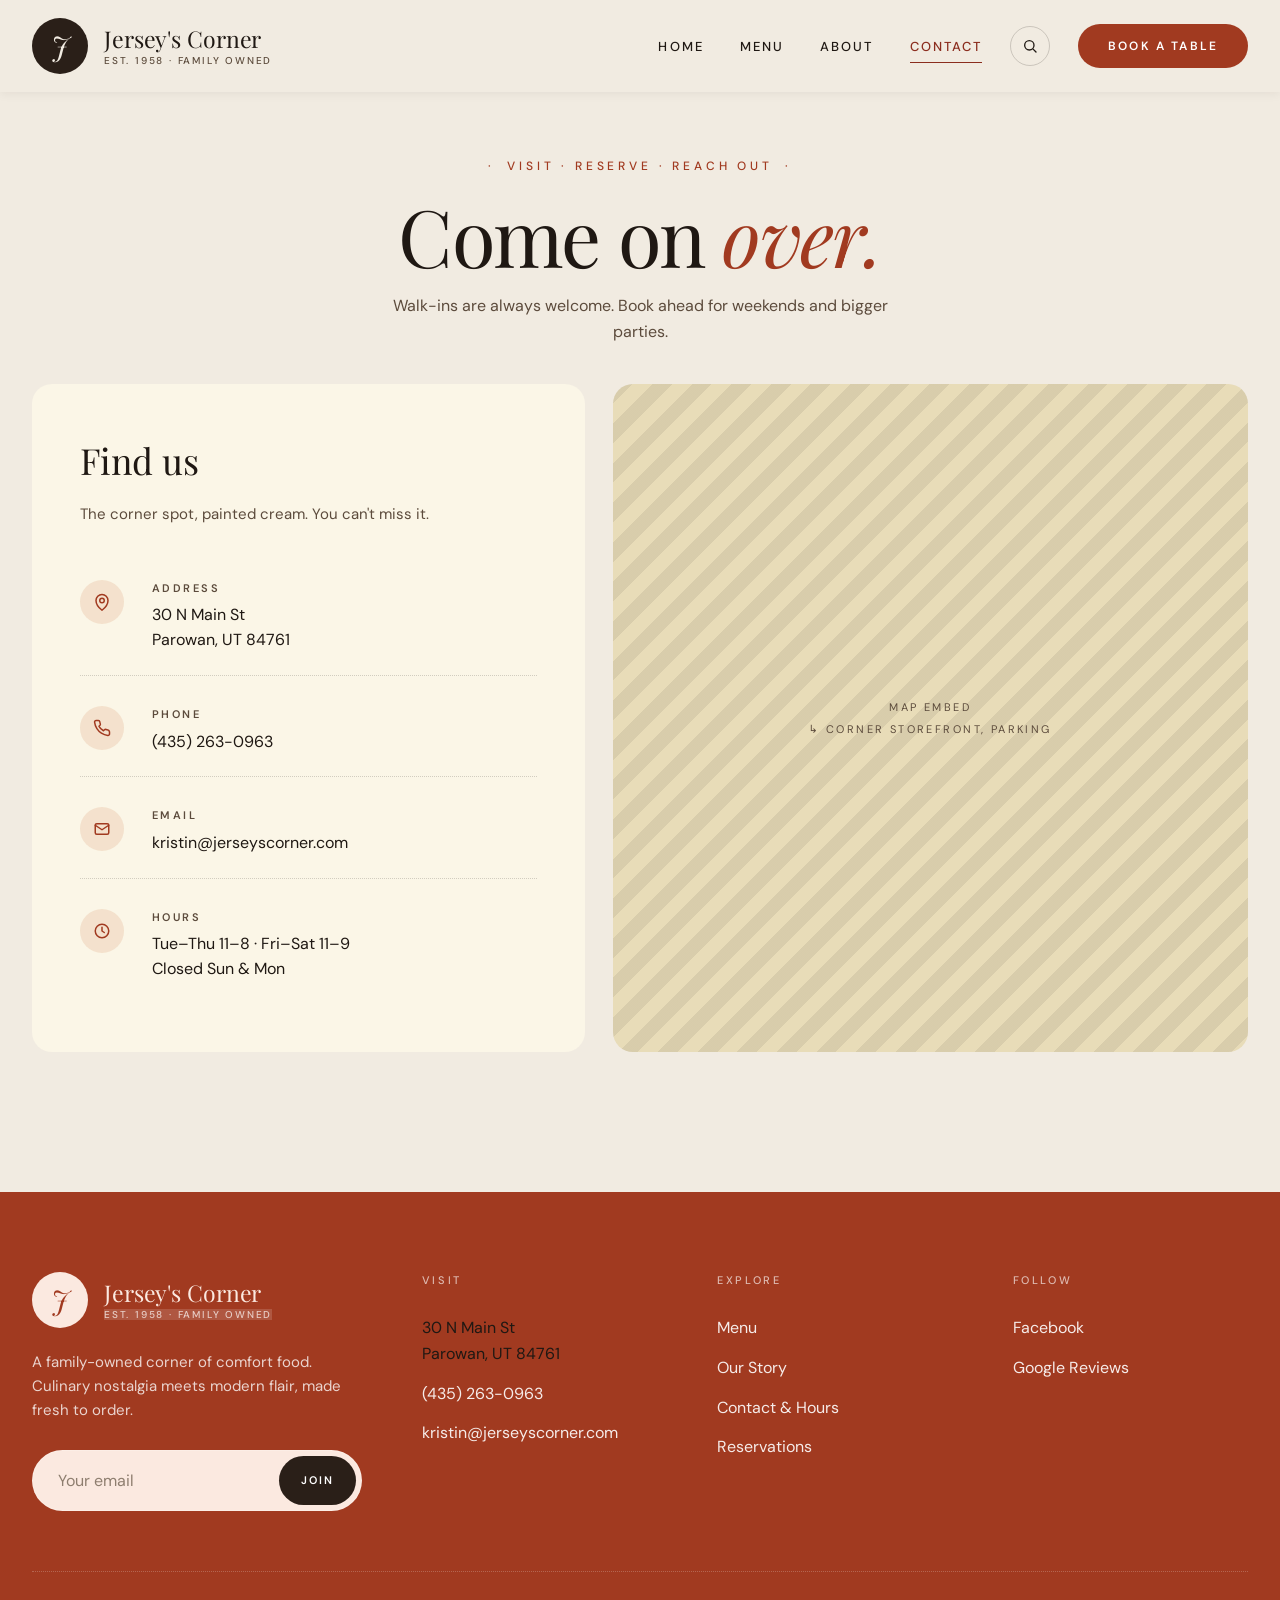
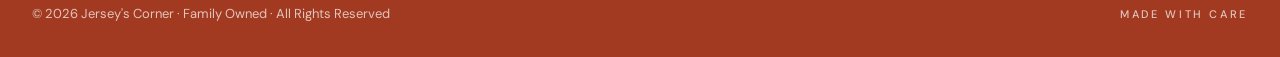
<file: jerseys-corner/contact.html>
<!doctype html>
<html lang="en">
<head>
  <meta charset="utf-8">
  <meta name="viewport" content="width=device-width, initial-scale=1">
  <title>Contact — Jersey's Corner</title>
  <meta name="description" content="Find us, reach out, or book a table. The corner spot, painted cream — you can't miss it.">

  <link rel="preconnect" href="https://fonts.googleapis.com">
  <link rel="preconnect" href="https://fonts.gstatic.com" crossorigin>
  <link href="https://fonts.googleapis.com/css2?family=Playfair+Display:ital,wght@0,400;0,500;0,600;0,700;1,400;1,500;1,700&family=DM+Sans:opsz,wght@9..40,400;9..40,500;9..40,600&display=swap" rel="stylesheet">

  <link rel="stylesheet" href="style.css">
</head>
<body>

  <!-- ============== HEADER ============== -->
  <header class="site-header">
    <div class="site-header__inner">
      <a href="index.html" class="brand">
        <div class="brand__mark"><span>J</span></div>
        <div class="brand__text">
          <div class="brand__name">Jersey's Corner</div>
          <div class="brand__tagline">EST. 1958 · Family Owned</div>
        </div>
      </a>
      <nav class="nav" aria-label="Primary">
        <ul class="nav__list">
          <li><a href="index.html"   class="nav__link">Home</a></li>
          <li><a href="menu.html"    class="nav__link">Menu</a></li>
          <li><a href="about.html"   class="nav__link">About</a></li>
          <li><a href="contact.html" class="nav__link is-active">Contact</a></li>
        </ul>
        <button class="nav__icon" aria-label="Search">
          <svg width="16" height="16" viewBox="0 0 24 24" fill="none" stroke="currentColor" stroke-width="2" stroke-linecap="round" stroke-linejoin="round"><circle cx="11" cy="11" r="7"/><path d="m21 21-4.3-4.3"/></svg>
        </button>
        <a href="#book" class="btn btn--rust">Book a Table</a>
      </nav>
    </div>
  </header>


  <!-- ============== CONTACT HERO ============== -->
  <section class="contact-hero">
    <div class="container">
      <span class="eyebrow eyebrow--dotted">Visit · Reserve · Reach Out</span>
      <h1>Come on <em>over.</em></h1>
      <p>Walk-ins are always welcome. Book ahead for weekends and bigger parties.</p>
    </div>
  </section>


  <!-- ============== FIND US + MAP ============== -->
  <div class="container">
    <div class="contact__grid">

      <div class="contact-card">
        <h2>Find us</h2>
        <p>The corner spot, painted cream. You can't miss it.</p>

        <ul class="contact-list">
          <li>
            <div class="ico">
              <svg viewBox="0 0 24 24" fill="none" stroke="currentColor" stroke-width="2" stroke-linecap="round" stroke-linejoin="round"><path d="M20 10c0 7-8 13-8 13s-8-6-8-13a8 8 0 0 1 16 0z"/><circle cx="12" cy="10" r="3"/></svg>
            </div>
            <div>
              <h6>Address</h6>
              <p>30 N Main St<br>Parowan, UT 84761</p>
            </div>
          </li>
          <li>
            <div class="ico">
              <svg viewBox="0 0 24 24" fill="none" stroke="currentColor" stroke-width="2" stroke-linecap="round" stroke-linejoin="round"><path d="M22 16.9v3a2 2 0 0 1-2.2 2 19.8 19.8 0 0 1-8.6-3.1 19.5 19.5 0 0 1-6-6A19.8 19.8 0 0 1 2.1 4.2 2 2 0 0 1 4.1 2h3a2 2 0 0 1 2 1.7c.1.9.3 1.8.6 2.6a2 2 0 0 1-.4 2.1L8 9.7a16 16 0 0 0 6 6l1.3-1.3a2 2 0 0 1 2.1-.4c.8.3 1.7.5 2.6.6a2 2 0 0 1 1.7 2z"/></svg>
            </div>
            <div>
              <h6>Phone</h6>
              <p><a href="tel:4352630963">(435) 263-0963</a></p>
            </div>
          </li>
          <li>
            <div class="ico">
              <svg viewBox="0 0 24 24" fill="none" stroke="currentColor" stroke-width="2" stroke-linecap="round" stroke-linejoin="round"><rect x="3" y="5" width="18" height="14" rx="2"/><path d="m3 7 9 6 9-6"/></svg>
            </div>
            <div>
              <h6>Email</h6>
              <p><a href="mailto:kristin@jerseyscorner.com">kristin@jerseyscorner.com</a></p>
            </div>
          </li>
          <li>
            <div class="ico">
              <svg viewBox="0 0 24 24" fill="none" stroke="currentColor" stroke-width="2" stroke-linecap="round" stroke-linejoin="round"><circle cx="12" cy="12" r="9"/><path d="M12 7v5l3 2"/></svg>
            </div>
            <div>
              <h6>Hours</h6>
              <p>Tue–Thu 11–8 · Fri–Sat 11–9<br>Closed Sun &amp; Mon</p>
            </div>
          </li>
        </ul>
      </div>

      <div class="map-card">
        <p>Map embed<br>↳ corner storefront, parking</p>
      </div>

    </div>
  </div>


  <!-- ============== FOOTER ============== -->
  <footer class="footer">
    <div class="container">
      <div class="footer__grid">
        <div class="footer__brand">
          <a href="index.html" class="brand">
            <div class="brand__mark"><span>J</span></div>
            <div class="brand__text">
              <div class="brand__name">Jersey's Corner</div>
              <div class="brand__tagline">EST. 1958 · Family Owned</div>
            </div>
          </a>
          <p>A family-owned corner of comfort food. Culinary nostalgia meets modern flair, made fresh to order.</p>
          <form class="footer__email" onsubmit="event.preventDefault();">
            <input type="email" placeholder="Your email" aria-label="Your email">
            <button type="submit">Join</button>
          </form>
        </div>
        <div>
          <h5>Visit</h5>
          <ul>
            <li>30 N Main St<br>Parowan, UT 84761</li>
            <li><a href="tel:4352630963">(435) 263-0963</a></li>
            <li><a href="mailto:kristin@jerseyscorner.com">kristin@jerseyscorner.com</a></li>
          </ul>
        </div>
        <div>
          <h5>Explore</h5>
          <ul>
            <li><a href="menu.html">Menu</a></li>
            <li><a href="about.html">Our Story</a></li>
            <li><a href="contact.html">Contact &amp; Hours</a></li>
            <li><a href="#book">Reservations</a></li>
          </ul>
        </div>
        <div>
          <h5>Follow</h5>
          <ul>
            <li><a href="https://www.facebook.com/profile.php?id=61560283268032" target="_blank" rel="noopener">Facebook</a></li>
            <li><a href="https://share.google/urrih6MpAJSO44j2R" target="_blank" rel="noopener">Google Reviews</a></li>
          </ul>
        </div>
      </div>
      <div class="footer__bottom">
        <div>© 2026 Jersey's Corner · Family Owned · All Rights Reserved</div>
        <div class="care">Made with care</div>
      </div>
    </div>
  </footer>

</body>
</html>
</file>
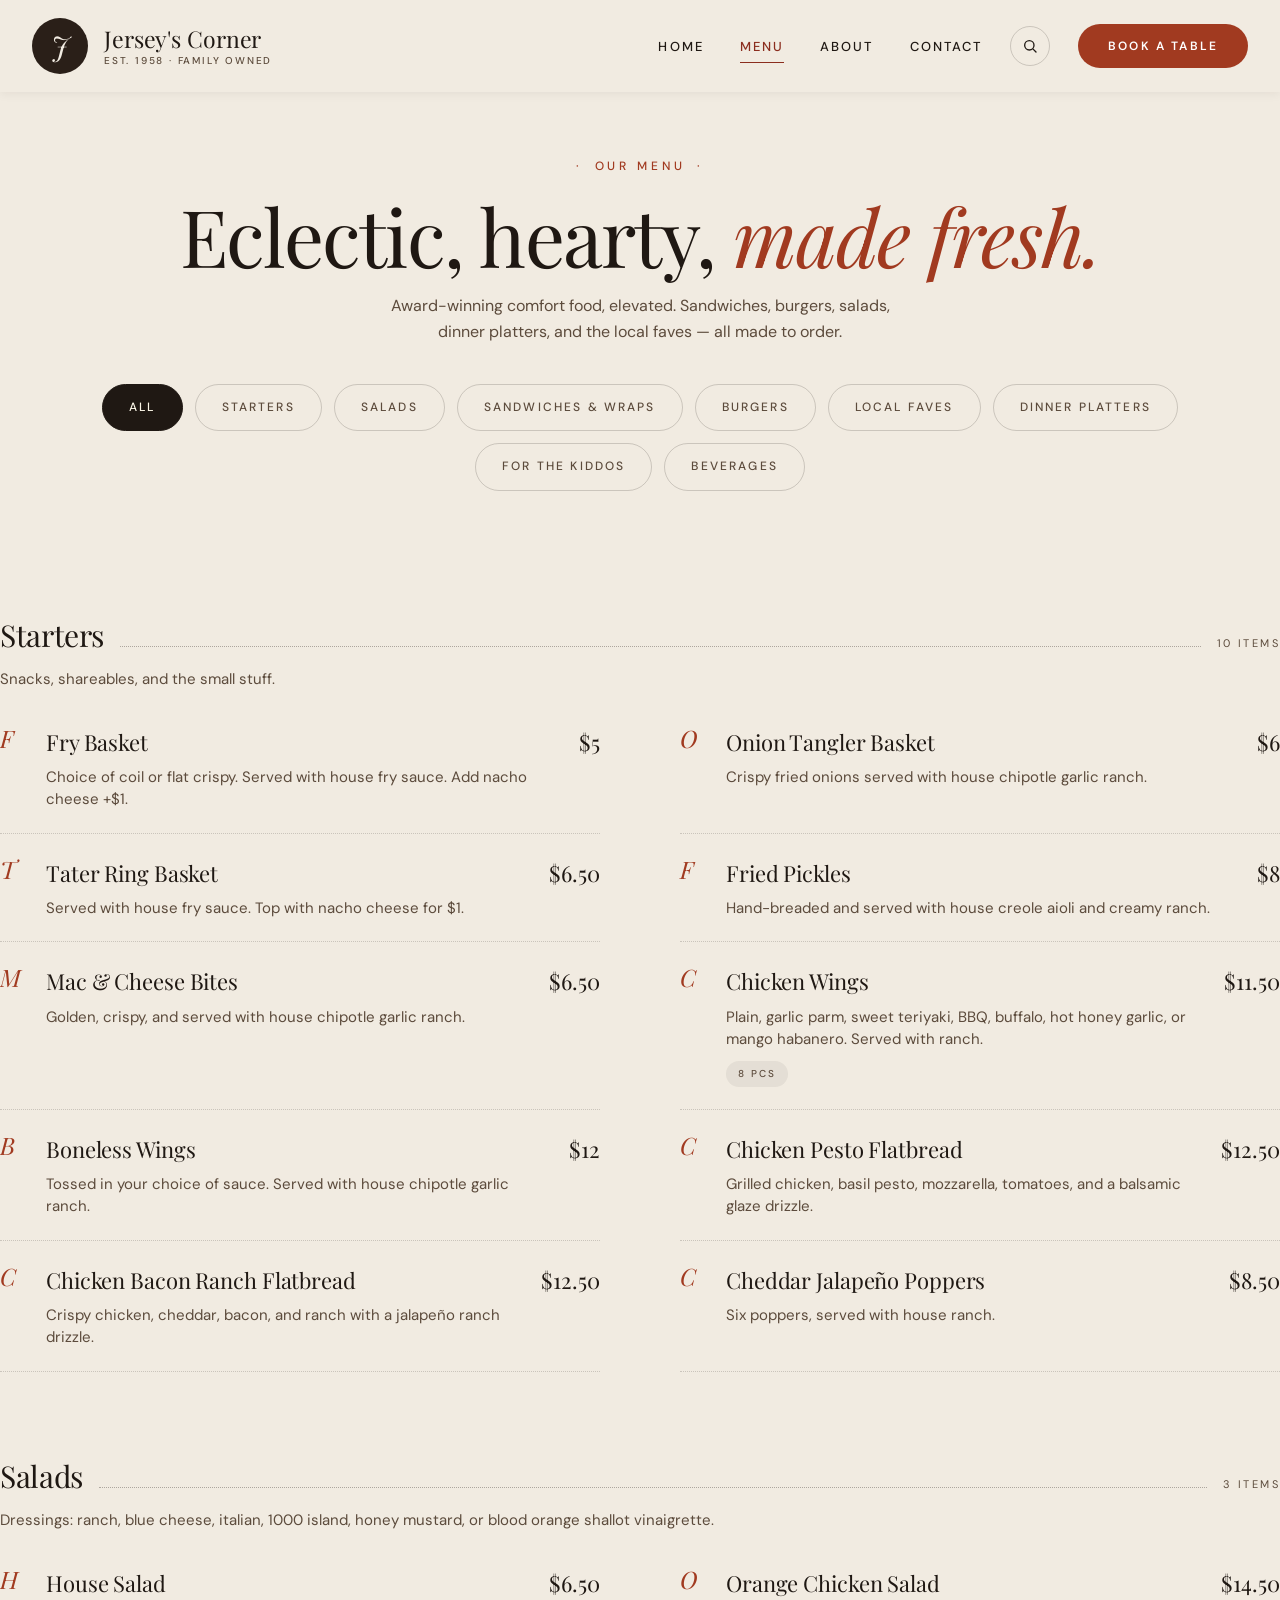
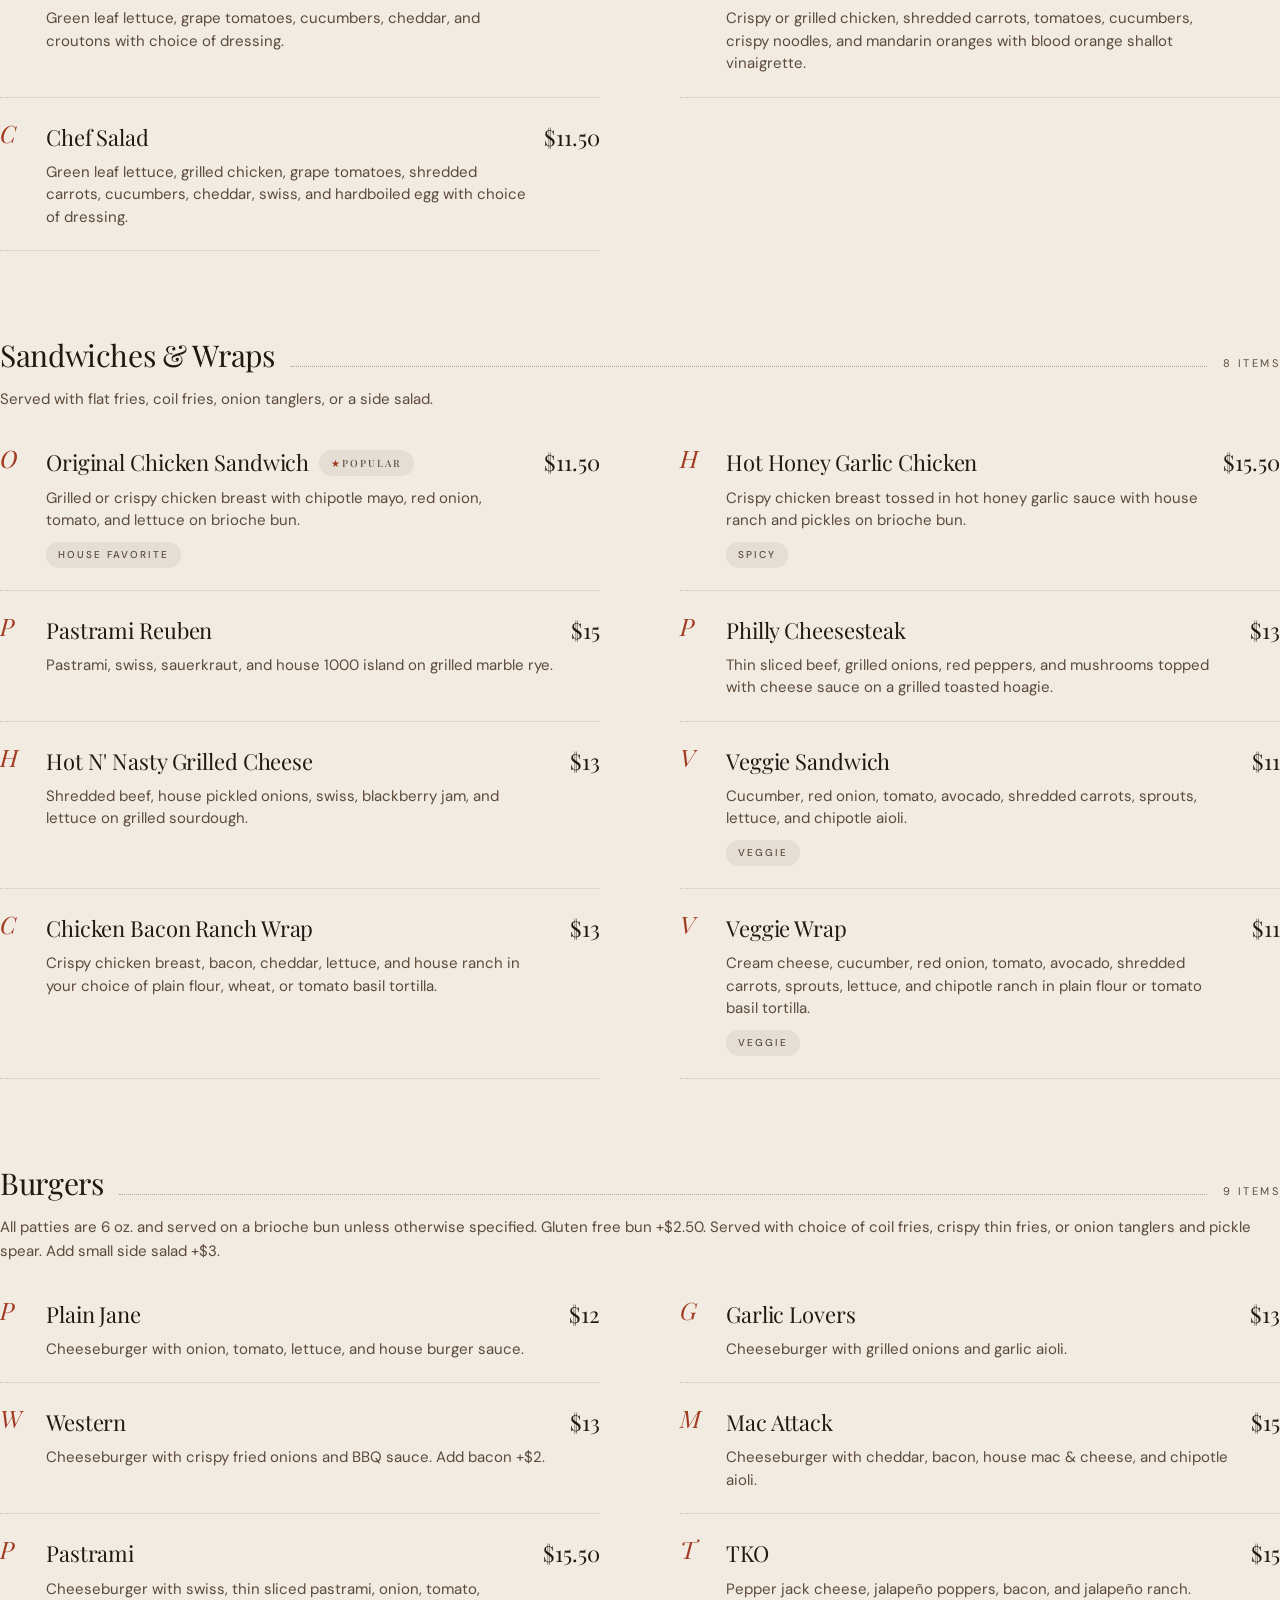
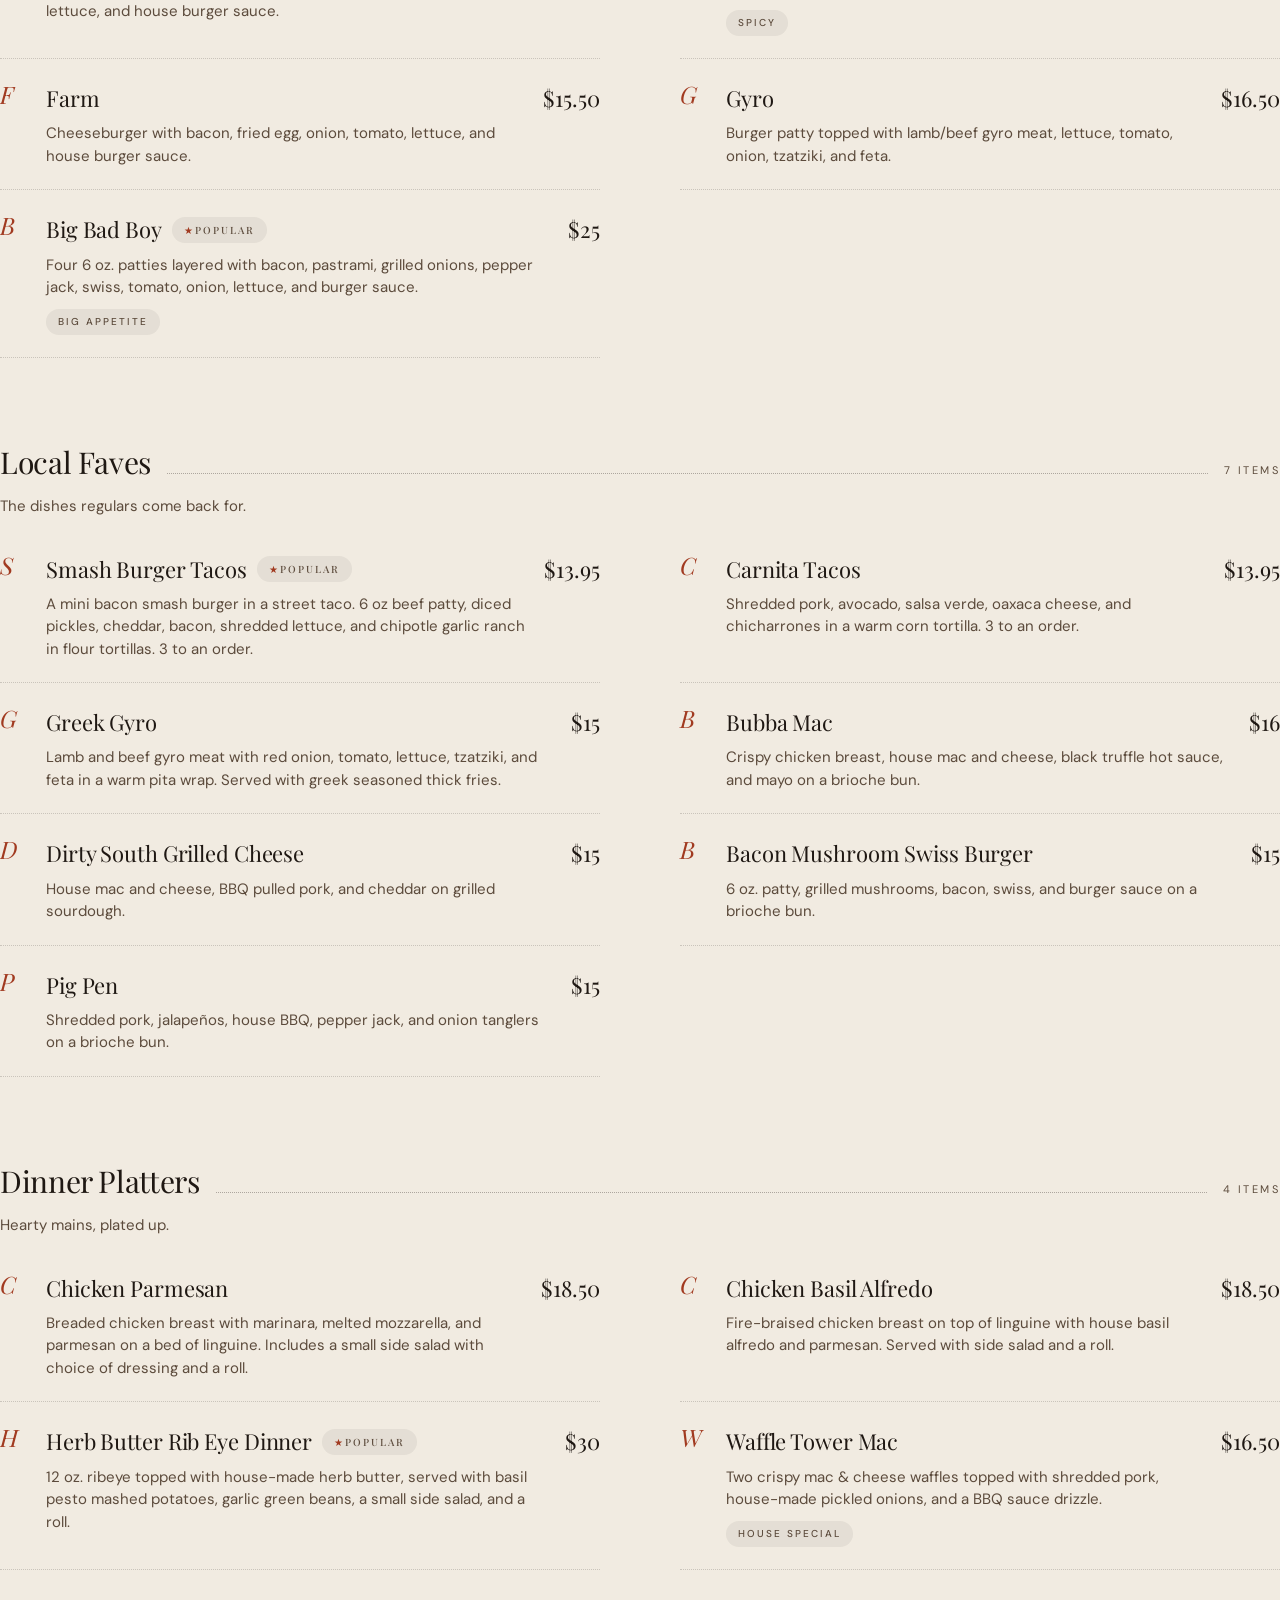
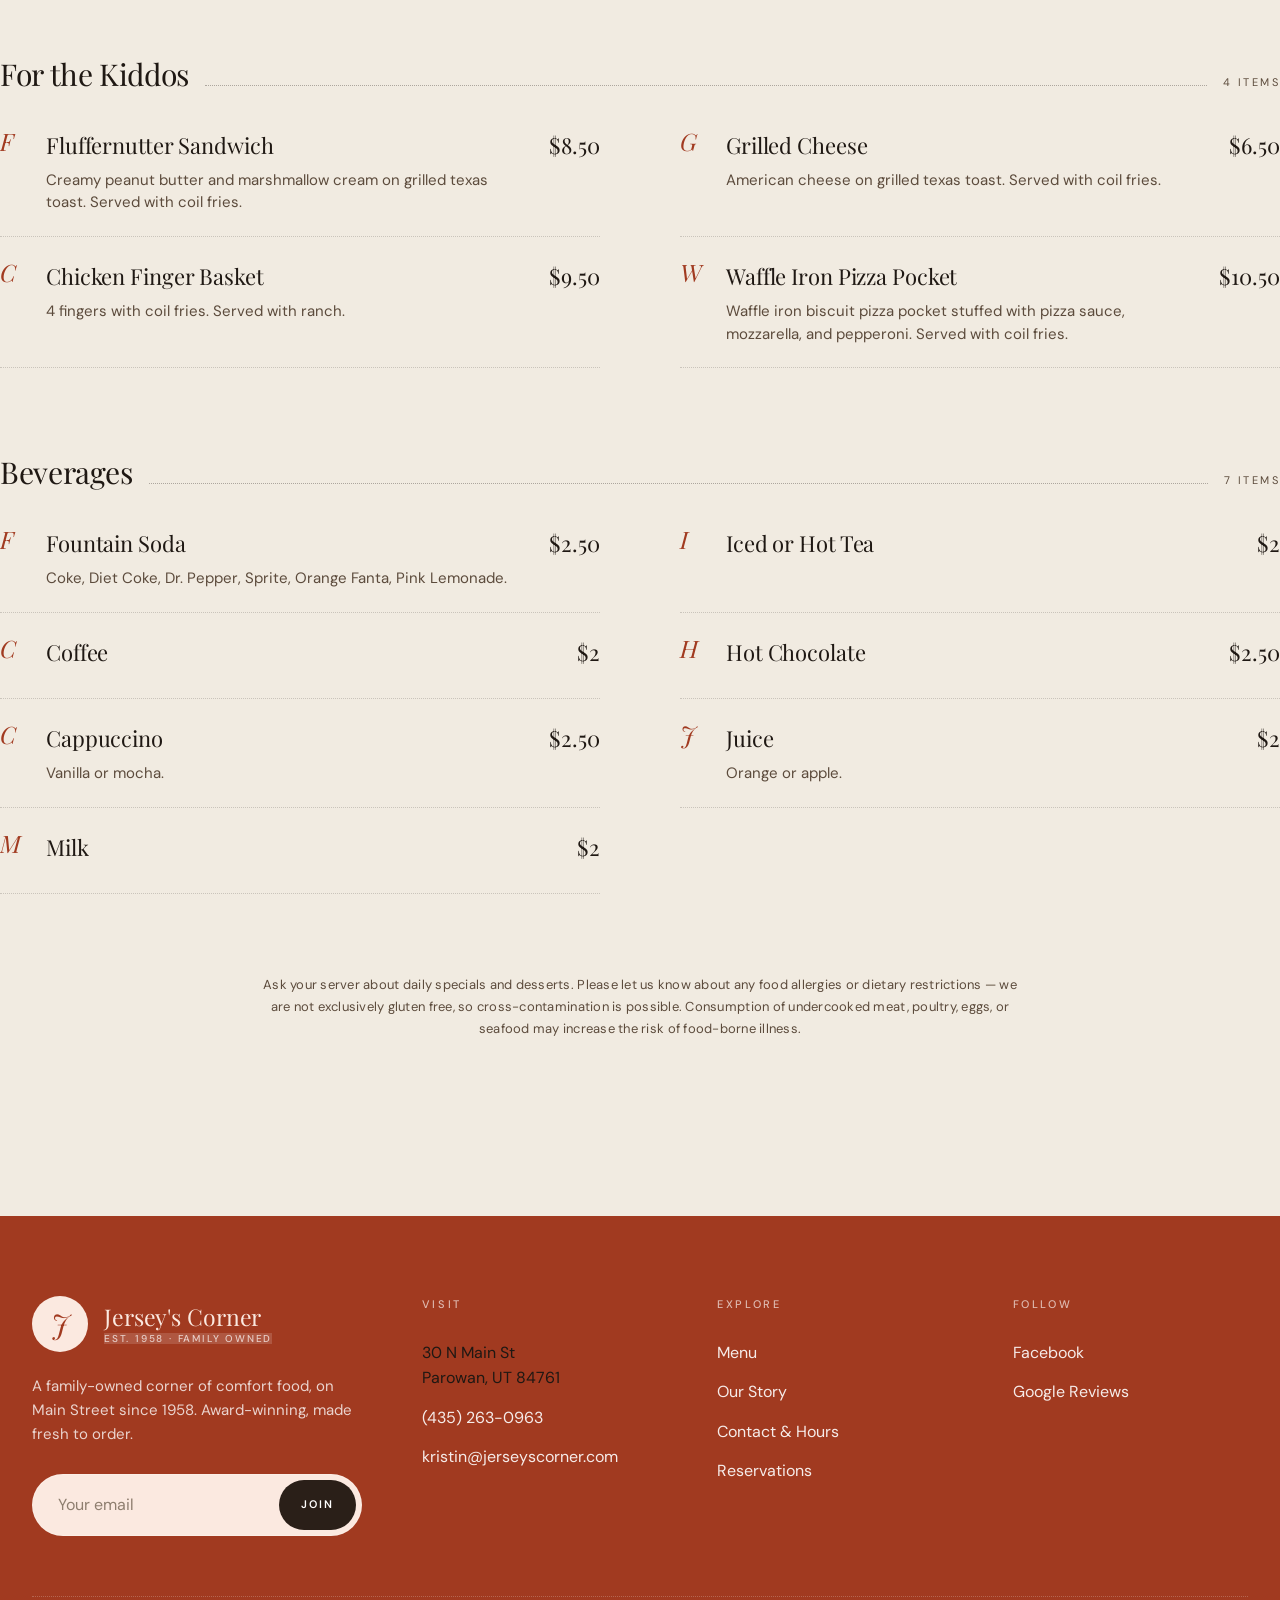
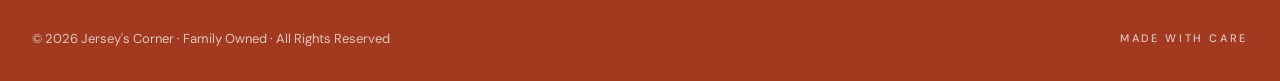
<file: jerseys-corner/menu.html>
<!doctype html>
<html lang="en">
<head>
  <meta charset="utf-8">
  <meta name="viewport" content="width=device-width, initial-scale=1">
  <title>Menu — Jersey's Corner</title>
  <meta name="description" content="The full Jersey's Corner menu. Sandwiches, burgers, salads, dinner platters — all made to order in Parowan, UT.">

  <link rel="preconnect" href="https://fonts.googleapis.com">
  <link rel="preconnect" href="https://fonts.gstatic.com" crossorigin>
  <link href="https://fonts.googleapis.com/css2?family=Playfair+Display:ital,wght@0,400;0,500;0,600;0,700;1,400;1,500;1,700&family=DM+Sans:opsz,wght@9..40,400;9..40,500;9..40,600&display=swap" rel="stylesheet">

  <link rel="stylesheet" href="style.css">
</head>
<body>

  <!-- ============== HEADER ============== -->
  <header class="site-header">
    <div class="site-header__inner">
      <a href="index.html" class="brand">
        <div class="brand__mark"><span>J</span></div>
        <div class="brand__text">
          <div class="brand__name">Jersey's Corner</div>
          <div class="brand__tagline">EST. 1958 · Family Owned</div>
        </div>
      </a>
      <nav class="nav" aria-label="Primary">
        <ul class="nav__list">
          <li><a href="index.html"   class="nav__link">Home</a></li>
          <li><a href="menu.html"    class="nav__link is-active">Menu</a></li>
          <li><a href="about.html"   class="nav__link">About</a></li>
          <li><a href="contact.html" class="nav__link">Contact</a></li>
        </ul>
        <button class="nav__icon" aria-label="Search">
          <svg width="16" height="16" viewBox="0 0 24 24" fill="none" stroke="currentColor" stroke-width="2" stroke-linecap="round" stroke-linejoin="round"><circle cx="11" cy="11" r="7"/><path d="m21 21-4.3-4.3"/></svg>
        </button>
        <a href="#book" class="btn btn--rust">Book a Table</a>
      </nav>
    </div>
  </header>


  <!-- ============== MENU HERO ============== -->
  <section class="story-hero">
    <div class="container">
      <span class="eyebrow eyebrow--dotted">Our Menu</span>
      <h1>Eclectic, hearty, <em>made fresh.</em></h1>
      <p>Award-winning comfort food, elevated. Sandwiches, burgers, salads, dinner platters, and the local faves — all made to order.</p>
    </div>
  </section>


  <!-- ============== CATEGORY PILLS ============== -->
  <div class="container">
    <div class="menu-pills">
      <a href="#top"        class="menu-pill is-active">All</a>
      <a href="#starters"   class="menu-pill">Starters</a>
      <a href="#salads"     class="menu-pill">Salads</a>
      <a href="#sandwiches" class="menu-pill">Sandwiches &amp; Wraps</a>
      <a href="#burgers"    class="menu-pill">Burgers</a>
      <a href="#local"      class="menu-pill">Local Faves</a>
      <a href="#dinner"     class="menu-pill">Dinner Platters</a>
      <a href="#kiddos"     class="menu-pill">For the Kiddos</a>
      <a href="#beverages"  class="menu-pill">Beverages</a>
    </div>
  </div>


  <!-- ============== STARTERS ============== -->
  <div class="container section--tight">
    <div class="menu-category" id="starters">
      <div class="menu-category__head">
        <h2 class="menu-category__title">Starters</h2>
        <div class="menu-category__divider"></div>
        <span class="menu-category__count">10 items</span>
      </div>
      <p class="menu-category__intro">Snacks, shareables, and the small stuff.</p>

      <div class="menu-grid">
        <div class="menu-item">
          <div class="menu-item__mono">F</div>
          <div class="menu-item__body">
            <h4 class="menu-item__title">Fry Basket</h4>
            <p class="menu-item__desc">Choice of coil or flat crispy. Served with house fry sauce. Add nacho cheese +$1.</p>
          </div>
          <div class="menu-item__price">$5</div>
        </div>
        <div class="menu-item">
          <div class="menu-item__mono">O</div>
          <div class="menu-item__body">
            <h4 class="menu-item__title">Onion Tangler Basket</h4>
            <p class="menu-item__desc">Crispy fried onions served with house chipotle garlic ranch.</p>
          </div>
          <div class="menu-item__price">$6</div>
        </div>
        <div class="menu-item">
          <div class="menu-item__mono">T</div>
          <div class="menu-item__body">
            <h4 class="menu-item__title">Tater Ring Basket</h4>
            <p class="menu-item__desc">Served with house fry sauce. Top with nacho cheese for $1.</p>
          </div>
          <div class="menu-item__price">$6.50</div>
        </div>
        <div class="menu-item">
          <div class="menu-item__mono">F</div>
          <div class="menu-item__body">
            <h4 class="menu-item__title">Fried Pickles</h4>
            <p class="menu-item__desc">Hand-breaded and served with house creole aioli and creamy ranch.</p>
          </div>
          <div class="menu-item__price">$8</div>
        </div>
        <div class="menu-item">
          <div class="menu-item__mono">M</div>
          <div class="menu-item__body">
            <h4 class="menu-item__title">Mac &amp; Cheese Bites</h4>
            <p class="menu-item__desc">Golden, crispy, and served with house chipotle garlic ranch.</p>
          </div>
          <div class="menu-item__price">$6.50</div>
        </div>
        <div class="menu-item">
          <div class="menu-item__mono">C</div>
          <div class="menu-item__body">
            <h4 class="menu-item__title">Chicken Wings</h4>
            <p class="menu-item__desc">Plain, garlic parm, sweet teriyaki, BBQ, buffalo, hot honey garlic, or mango habanero. Served with ranch.</p>
            <div class="menu-item__tags"><span class="tag">8 pcs</span></div>
          </div>
          <div class="menu-item__price">$11.50</div>
        </div>
        <div class="menu-item">
          <div class="menu-item__mono">B</div>
          <div class="menu-item__body">
            <h4 class="menu-item__title">Boneless Wings</h4>
            <p class="menu-item__desc">Tossed in your choice of sauce. Served with house chipotle garlic ranch.</p>
          </div>
          <div class="menu-item__price">$12</div>
        </div>
        <div class="menu-item">
          <div class="menu-item__mono">C</div>
          <div class="menu-item__body">
            <h4 class="menu-item__title">Chicken Pesto Flatbread</h4>
            <p class="menu-item__desc">Grilled chicken, basil pesto, mozzarella, tomatoes, and a balsamic glaze drizzle.</p>
          </div>
          <div class="menu-item__price">$12.50</div>
        </div>
        <div class="menu-item">
          <div class="menu-item__mono">C</div>
          <div class="menu-item__body">
            <h4 class="menu-item__title">Chicken Bacon Ranch Flatbread</h4>
            <p class="menu-item__desc">Crispy chicken, cheddar, bacon, and ranch with a jalapeño ranch drizzle.</p>
          </div>
          <div class="menu-item__price">$12.50</div>
        </div>
        <div class="menu-item">
          <div class="menu-item__mono">C</div>
          <div class="menu-item__body">
            <h4 class="menu-item__title">Cheddar Jalapeño Poppers</h4>
            <p class="menu-item__desc">Six poppers, served with house ranch.</p>
          </div>
          <div class="menu-item__price">$8.50</div>
        </div>
      </div>
    </div>


    <!-- ============== SALADS ============== -->
    <div class="menu-category" id="salads">
      <div class="menu-category__head">
        <h2 class="menu-category__title">Salads</h2>
        <div class="menu-category__divider"></div>
        <span class="menu-category__count">3 items</span>
      </div>
      <p class="menu-category__intro">Dressings: ranch, blue cheese, italian, 1000 island, honey mustard, or blood orange shallot vinaigrette.</p>

      <div class="menu-grid">
        <div class="menu-item">
          <div class="menu-item__mono">H</div>
          <div class="menu-item__body">
            <h4 class="menu-item__title">House Salad</h4>
            <p class="menu-item__desc">Green leaf lettuce, grape tomatoes, cucumbers, cheddar, and croutons with choice of dressing.</p>
          </div>
          <div class="menu-item__price">$6.50</div>
        </div>
        <div class="menu-item">
          <div class="menu-item__mono">O</div>
          <div class="menu-item__body">
            <h4 class="menu-item__title">Orange Chicken Salad</h4>
            <p class="menu-item__desc">Crispy or grilled chicken, shredded carrots, tomatoes, cucumbers, crispy noodles, and mandarin oranges with blood orange shallot vinaigrette.</p>
          </div>
          <div class="menu-item__price">$14.50</div>
        </div>
        <div class="menu-item">
          <div class="menu-item__mono">C</div>
          <div class="menu-item__body">
            <h4 class="menu-item__title">Chef Salad</h4>
            <p class="menu-item__desc">Green leaf lettuce, grilled chicken, grape tomatoes, shredded carrots, cucumbers, cheddar, swiss, and hardboiled egg with choice of dressing.</p>
          </div>
          <div class="menu-item__price">$11.50</div>
        </div>
      </div>
    </div>


    <!-- ============== SANDWICHES & WRAPS ============== -->
    <div class="menu-category" id="sandwiches">
      <div class="menu-category__head">
        <h2 class="menu-category__title">Sandwiches &amp; Wraps</h2>
        <div class="menu-category__divider"></div>
        <span class="menu-category__count">8 items</span>
      </div>
      <p class="menu-category__intro">Served with flat fries, coil fries, onion tanglers, or a side salad.</p>

      <div class="menu-grid">
        <div class="menu-item">
          <div class="menu-item__mono">O</div>
          <div class="menu-item__body">
            <h4 class="menu-item__title">Original Chicken Sandwich <span class="tag tag--star">Popular</span></h4>
            <p class="menu-item__desc">Grilled or crispy chicken breast with chipotle mayo, red onion, tomato, and lettuce on brioche bun.</p>
            <div class="menu-item__tags"><span class="tag">House Favorite</span></div>
          </div>
          <div class="menu-item__price">$11.50</div>
        </div>
        <div class="menu-item">
          <div class="menu-item__mono">H</div>
          <div class="menu-item__body">
            <h4 class="menu-item__title">Hot Honey Garlic Chicken</h4>
            <p class="menu-item__desc">Crispy chicken breast tossed in hot honey garlic sauce with house ranch and pickles on brioche bun.</p>
            <div class="menu-item__tags"><span class="tag">Spicy</span></div>
          </div>
          <div class="menu-item__price">$15.50</div>
        </div>
        <div class="menu-item">
          <div class="menu-item__mono">P</div>
          <div class="menu-item__body">
            <h4 class="menu-item__title">Pastrami Reuben</h4>
            <p class="menu-item__desc">Pastrami, swiss, sauerkraut, and house 1000 island on grilled marble rye.</p>
          </div>
          <div class="menu-item__price">$15</div>
        </div>
        <div class="menu-item">
          <div class="menu-item__mono">P</div>
          <div class="menu-item__body">
            <h4 class="menu-item__title">Philly Cheesesteak</h4>
            <p class="menu-item__desc">Thin sliced beef, grilled onions, red peppers, and mushrooms topped with cheese sauce on a grilled toasted hoagie.</p>
          </div>
          <div class="menu-item__price">$13</div>
        </div>
        <div class="menu-item">
          <div class="menu-item__mono">H</div>
          <div class="menu-item__body">
            <h4 class="menu-item__title">Hot N' Nasty Grilled Cheese</h4>
            <p class="menu-item__desc">Shredded beef, house pickled onions, swiss, blackberry jam, and lettuce on grilled sourdough.</p>
          </div>
          <div class="menu-item__price">$13</div>
        </div>
        <div class="menu-item">
          <div class="menu-item__mono">V</div>
          <div class="menu-item__body">
            <h4 class="menu-item__title">Veggie Sandwich</h4>
            <p class="menu-item__desc">Cucumber, red onion, tomato, avocado, shredded carrots, sprouts, lettuce, and chipotle aioli.</p>
            <div class="menu-item__tags"><span class="tag">Veggie</span></div>
          </div>
          <div class="menu-item__price">$11</div>
        </div>
        <div class="menu-item">
          <div class="menu-item__mono">C</div>
          <div class="menu-item__body">
            <h4 class="menu-item__title">Chicken Bacon Ranch Wrap</h4>
            <p class="menu-item__desc">Crispy chicken breast, bacon, cheddar, lettuce, and house ranch in your choice of plain flour, wheat, or tomato basil tortilla.</p>
          </div>
          <div class="menu-item__price">$13</div>
        </div>
        <div class="menu-item">
          <div class="menu-item__mono">V</div>
          <div class="menu-item__body">
            <h4 class="menu-item__title">Veggie Wrap</h4>
            <p class="menu-item__desc">Cream cheese, cucumber, red onion, tomato, avocado, shredded carrots, sprouts, lettuce, and chipotle ranch in plain flour or tomato basil tortilla.</p>
            <div class="menu-item__tags"><span class="tag">Veggie</span></div>
          </div>
          <div class="menu-item__price">$11</div>
        </div>
      </div>
    </div>


    <!-- ============== BURGERS ============== -->
    <div class="menu-category" id="burgers">
      <div class="menu-category__head">
        <h2 class="menu-category__title">Burgers</h2>
        <div class="menu-category__divider"></div>
        <span class="menu-category__count">9 items</span>
      </div>
      <p class="menu-category__intro">All patties are 6 oz. and served on a brioche bun unless otherwise specified. Gluten free bun +$2.50. Served with choice of coil fries, crispy thin fries, or onion tanglers and pickle spear. Add small side salad +$3.</p>

      <div class="menu-grid">
        <div class="menu-item">
          <div class="menu-item__mono">P</div>
          <div class="menu-item__body">
            <h4 class="menu-item__title">Plain Jane</h4>
            <p class="menu-item__desc">Cheeseburger with onion, tomato, lettuce, and house burger sauce.</p>
          </div>
          <div class="menu-item__price">$12</div>
        </div>
        <div class="menu-item">
          <div class="menu-item__mono">G</div>
          <div class="menu-item__body">
            <h4 class="menu-item__title">Garlic Lovers</h4>
            <p class="menu-item__desc">Cheeseburger with grilled onions and garlic aioli.</p>
          </div>
          <div class="menu-item__price">$13</div>
        </div>
        <div class="menu-item">
          <div class="menu-item__mono">W</div>
          <div class="menu-item__body">
            <h4 class="menu-item__title">Western</h4>
            <p class="menu-item__desc">Cheeseburger with crispy fried onions and BBQ sauce. Add bacon +$2.</p>
          </div>
          <div class="menu-item__price">$13</div>
        </div>
        <div class="menu-item">
          <div class="menu-item__mono">M</div>
          <div class="menu-item__body">
            <h4 class="menu-item__title">Mac Attack</h4>
            <p class="menu-item__desc">Cheeseburger with cheddar, bacon, house mac &amp; cheese, and chipotle aioli.</p>
          </div>
          <div class="menu-item__price">$15</div>
        </div>
        <div class="menu-item">
          <div class="menu-item__mono">P</div>
          <div class="menu-item__body">
            <h4 class="menu-item__title">Pastrami</h4>
            <p class="menu-item__desc">Cheeseburger with swiss, thin sliced pastrami, onion, tomato, lettuce, and house burger sauce.</p>
          </div>
          <div class="menu-item__price">$15.50</div>
        </div>
        <div class="menu-item">
          <div class="menu-item__mono">T</div>
          <div class="menu-item__body">
            <h4 class="menu-item__title">TKO</h4>
            <p class="menu-item__desc">Pepper jack cheese, jalapeño poppers, bacon, and jalapeño ranch.</p>
            <div class="menu-item__tags"><span class="tag">Spicy</span></div>
          </div>
          <div class="menu-item__price">$15</div>
        </div>
        <div class="menu-item">
          <div class="menu-item__mono">F</div>
          <div class="menu-item__body">
            <h4 class="menu-item__title">Farm</h4>
            <p class="menu-item__desc">Cheeseburger with bacon, fried egg, onion, tomato, lettuce, and house burger sauce.</p>
          </div>
          <div class="menu-item__price">$15.50</div>
        </div>
        <div class="menu-item">
          <div class="menu-item__mono">G</div>
          <div class="menu-item__body">
            <h4 class="menu-item__title">Gyro</h4>
            <p class="menu-item__desc">Burger patty topped with lamb/beef gyro meat, lettuce, tomato, onion, tzatziki, and feta.</p>
          </div>
          <div class="menu-item__price">$16.50</div>
        </div>
        <div class="menu-item">
          <div class="menu-item__mono">B</div>
          <div class="menu-item__body">
            <h4 class="menu-item__title">Big Bad Boy <span class="tag tag--star">Popular</span></h4>
            <p class="menu-item__desc">Four 6 oz. patties layered with bacon, pastrami, grilled onions, pepper jack, swiss, tomato, onion, lettuce, and burger sauce.</p>
            <div class="menu-item__tags"><span class="tag">Big Appetite</span></div>
          </div>
          <div class="menu-item__price">$25</div>
        </div>
      </div>
    </div>


    <!-- ============== LOCAL FAVES ============== -->
    <div class="menu-category" id="local">
      <div class="menu-category__head">
        <h2 class="menu-category__title">Local Faves</h2>
        <div class="menu-category__divider"></div>
        <span class="menu-category__count">7 items</span>
      </div>
      <p class="menu-category__intro">The dishes regulars come back for.</p>

      <div class="menu-grid">
        <div class="menu-item">
          <div class="menu-item__mono">S</div>
          <div class="menu-item__body">
            <h4 class="menu-item__title">Smash Burger Tacos <span class="tag tag--star">Popular</span></h4>
            <p class="menu-item__desc">A mini bacon smash burger in a street taco. 6 oz beef patty, diced pickles, cheddar, bacon, shredded lettuce, and chipotle garlic ranch in flour tortillas. 3 to an order.</p>
          </div>
          <div class="menu-item__price">$13.95</div>
        </div>
        <div class="menu-item">
          <div class="menu-item__mono">C</div>
          <div class="menu-item__body">
            <h4 class="menu-item__title">Carnita Tacos</h4>
            <p class="menu-item__desc">Shredded pork, avocado, salsa verde, oaxaca cheese, and chicharrones in a warm corn tortilla. 3 to an order.</p>
          </div>
          <div class="menu-item__price">$13.95</div>
        </div>
        <div class="menu-item">
          <div class="menu-item__mono">G</div>
          <div class="menu-item__body">
            <h4 class="menu-item__title">Greek Gyro</h4>
            <p class="menu-item__desc">Lamb and beef gyro meat with red onion, tomato, lettuce, tzatziki, and feta in a warm pita wrap. Served with greek seasoned thick fries.</p>
          </div>
          <div class="menu-item__price">$15</div>
        </div>
        <div class="menu-item">
          <div class="menu-item__mono">B</div>
          <div class="menu-item__body">
            <h4 class="menu-item__title">Bubba Mac</h4>
            <p class="menu-item__desc">Crispy chicken breast, house mac and cheese, black truffle hot sauce, and mayo on a brioche bun.</p>
          </div>
          <div class="menu-item__price">$16</div>
        </div>
        <div class="menu-item">
          <div class="menu-item__mono">D</div>
          <div class="menu-item__body">
            <h4 class="menu-item__title">Dirty South Grilled Cheese</h4>
            <p class="menu-item__desc">House mac and cheese, BBQ pulled pork, and cheddar on grilled sourdough.</p>
          </div>
          <div class="menu-item__price">$15</div>
        </div>
        <div class="menu-item">
          <div class="menu-item__mono">B</div>
          <div class="menu-item__body">
            <h4 class="menu-item__title">Bacon Mushroom Swiss Burger</h4>
            <p class="menu-item__desc">6 oz. patty, grilled mushrooms, bacon, swiss, and burger sauce on a brioche bun.</p>
          </div>
          <div class="menu-item__price">$15</div>
        </div>
        <div class="menu-item">
          <div class="menu-item__mono">P</div>
          <div class="menu-item__body">
            <h4 class="menu-item__title">Pig Pen</h4>
            <p class="menu-item__desc">Shredded pork, jalapeños, house BBQ, pepper jack, and onion tanglers on a brioche bun.</p>
          </div>
          <div class="menu-item__price">$15</div>
        </div>
      </div>
    </div>


    <!-- ============== DINNER PLATTERS ============== -->
    <div class="menu-category" id="dinner">
      <div class="menu-category__head">
        <h2 class="menu-category__title">Dinner Platters</h2>
        <div class="menu-category__divider"></div>
        <span class="menu-category__count">4 items</span>
      </div>
      <p class="menu-category__intro">Hearty mains, plated up.</p>

      <div class="menu-grid">
        <div class="menu-item">
          <div class="menu-item__mono">C</div>
          <div class="menu-item__body">
            <h4 class="menu-item__title">Chicken Parmesan</h4>
            <p class="menu-item__desc">Breaded chicken breast with marinara, melted mozzarella, and parmesan on a bed of linguine. Includes a small side salad with choice of dressing and a roll.</p>
          </div>
          <div class="menu-item__price">$18.50</div>
        </div>
        <div class="menu-item">
          <div class="menu-item__mono">C</div>
          <div class="menu-item__body">
            <h4 class="menu-item__title">Chicken Basil Alfredo</h4>
            <p class="menu-item__desc">Fire-braised chicken breast on top of linguine with house basil alfredo and parmesan. Served with side salad and a roll.</p>
          </div>
          <div class="menu-item__price">$18.50</div>
        </div>
        <div class="menu-item">
          <div class="menu-item__mono">H</div>
          <div class="menu-item__body">
            <h4 class="menu-item__title">Herb Butter Rib Eye Dinner <span class="tag tag--star">Popular</span></h4>
            <p class="menu-item__desc">12 oz. ribeye topped with house-made herb butter, served with basil pesto mashed potatoes, garlic green beans, a small side salad, and a roll.</p>
          </div>
          <div class="menu-item__price">$30</div>
        </div>
        <div class="menu-item">
          <div class="menu-item__mono">W</div>
          <div class="menu-item__body">
            <h4 class="menu-item__title">Waffle Tower Mac</h4>
            <p class="menu-item__desc">Two crispy mac &amp; cheese waffles topped with shredded pork, house-made pickled onions, and a BBQ sauce drizzle.</p>
            <div class="menu-item__tags"><span class="tag">House Special</span></div>
          </div>
          <div class="menu-item__price">$16.50</div>
        </div>
      </div>
    </div>


    <!-- ============== FOR THE KIDDOS ============== -->
    <div class="menu-category" id="kiddos">
      <div class="menu-category__head">
        <h2 class="menu-category__title">For the Kiddos</h2>
        <div class="menu-category__divider"></div>
        <span class="menu-category__count">4 items</span>
      </div>

      <div class="menu-grid">
        <div class="menu-item">
          <div class="menu-item__mono">F</div>
          <div class="menu-item__body">
            <h4 class="menu-item__title">Fluffernutter Sandwich</h4>
            <p class="menu-item__desc">Creamy peanut butter and marshmallow cream on grilled texas toast. Served with coil fries.</p>
          </div>
          <div class="menu-item__price">$8.50</div>
        </div>
        <div class="menu-item">
          <div class="menu-item__mono">G</div>
          <div class="menu-item__body">
            <h4 class="menu-item__title">Grilled Cheese</h4>
            <p class="menu-item__desc">American cheese on grilled texas toast. Served with coil fries.</p>
          </div>
          <div class="menu-item__price">$6.50</div>
        </div>
        <div class="menu-item">
          <div class="menu-item__mono">C</div>
          <div class="menu-item__body">
            <h4 class="menu-item__title">Chicken Finger Basket</h4>
            <p class="menu-item__desc">4 fingers with coil fries. Served with ranch.</p>
          </div>
          <div class="menu-item__price">$9.50</div>
        </div>
        <div class="menu-item">
          <div class="menu-item__mono">W</div>
          <div class="menu-item__body">
            <h4 class="menu-item__title">Waffle Iron Pizza Pocket</h4>
            <p class="menu-item__desc">Waffle iron biscuit pizza pocket stuffed with pizza sauce, mozzarella, and pepperoni. Served with coil fries.</p>
          </div>
          <div class="menu-item__price">$10.50</div>
        </div>
      </div>
    </div>


    <!-- ============== BEVERAGES ============== -->
    <div class="menu-category" id="beverages">
      <div class="menu-category__head">
        <h2 class="menu-category__title">Beverages</h2>
        <div class="menu-category__divider"></div>
        <span class="menu-category__count">7 items</span>
      </div>

      <div class="menu-grid">
        <div class="menu-item">
          <div class="menu-item__mono">F</div>
          <div class="menu-item__body">
            <h4 class="menu-item__title">Fountain Soda</h4>
            <p class="menu-item__desc">Coke, Diet Coke, Dr. Pepper, Sprite, Orange Fanta, Pink Lemonade.</p>
          </div>
          <div class="menu-item__price">$2.50</div>
        </div>
        <div class="menu-item">
          <div class="menu-item__mono">I</div>
          <div class="menu-item__body">
            <h4 class="menu-item__title">Iced or Hot Tea</h4>
          </div>
          <div class="menu-item__price">$2</div>
        </div>
        <div class="menu-item">
          <div class="menu-item__mono">C</div>
          <div class="menu-item__body">
            <h4 class="menu-item__title">Coffee</h4>
          </div>
          <div class="menu-item__price">$2</div>
        </div>
        <div class="menu-item">
          <div class="menu-item__mono">H</div>
          <div class="menu-item__body">
            <h4 class="menu-item__title">Hot Chocolate</h4>
          </div>
          <div class="menu-item__price">$2.50</div>
        </div>
        <div class="menu-item">
          <div class="menu-item__mono">C</div>
          <div class="menu-item__body">
            <h4 class="menu-item__title">Cappuccino</h4>
            <p class="menu-item__desc">Vanilla or mocha.</p>
          </div>
          <div class="menu-item__price">$2.50</div>
        </div>
        <div class="menu-item">
          <div class="menu-item__mono">J</div>
          <div class="menu-item__body">
            <h4 class="menu-item__title">Juice</h4>
            <p class="menu-item__desc">Orange or apple.</p>
          </div>
          <div class="menu-item__price">$2</div>
        </div>
        <div class="menu-item">
          <div class="menu-item__mono">M</div>
          <div class="menu-item__body">
            <h4 class="menu-item__title">Milk</h4>
          </div>
          <div class="menu-item__price">$2</div>
        </div>
      </div>
    </div>


    <!-- ============== ADVISORY ============== -->
    <p style="max-width:760px;margin:60px auto 80px;text-align:center;font-size:13px;color:var(--ink-soft);line-height:1.7;letter-spacing:0.02em;">
      Ask your server about daily specials and desserts. Please let us know about any food allergies or dietary restrictions — we are not exclusively gluten free, so cross-contamination is possible. Consumption of undercooked meat, poultry, eggs, or seafood may increase the risk of food-borne illness.
    </p>
  </div>


  <!-- ============== FOOTER ============== -->
  <footer class="footer">
    <div class="container">
      <div class="footer__grid">
        <div class="footer__brand">
          <a href="index.html" class="brand">
            <div class="brand__mark"><span>J</span></div>
            <div class="brand__text">
              <div class="brand__name">Jersey's Corner</div>
              <div class="brand__tagline">EST. 1958 · Family Owned</div>
            </div>
          </a>
          <p>A family-owned corner of comfort food, on Main Street since 1958. Award-winning, made fresh to order.</p>
          <form class="footer__email" onsubmit="event.preventDefault();">
            <input type="email" placeholder="Your email" aria-label="Your email">
            <button type="submit">Join</button>
          </form>
        </div>
        <div>
          <h5>Visit</h5>
          <ul>
            <li>30 N Main St<br>Parowan, UT 84761</li>
            <li><a href="tel:4352630963">(435) 263-0963</a></li>
            <li><a href="mailto:kristin@jerseyscorner.com">kristin@jerseyscorner.com</a></li>
          </ul>
        </div>
        <div>
          <h5>Explore</h5>
          <ul>
            <li><a href="menu.html">Menu</a></li>
            <li><a href="about.html">Our Story</a></li>
            <li><a href="contact.html">Contact &amp; Hours</a></li>
            <li><a href="#book">Reservations</a></li>
          </ul>
        </div>
        <div>
          <h5>Follow</h5>
          <ul>
            <li><a href="https://www.facebook.com/profile.php?id=61560283268032" target="_blank" rel="noopener">Facebook</a></li>
            <li><a href="https://share.google/urrih6MpAJSO44j2R" target="_blank" rel="noopener">Google Reviews</a></li>
          </ul>
        </div>
      </div>
      <div class="footer__bottom">
        <div>© 2026 Jersey's Corner · Family Owned · All Rights Reserved</div>
        <div class="care">Made with care</div>
      </div>
    </div>
  </footer>

  <!-- Back to top button -->
  <button class="back-to-top" id="backToTop" aria-label="Back to top">
    <svg viewBox="0 0 24 24" fill="none" stroke="currentColor" stroke-width="2.5" stroke-linecap="round" stroke-linejoin="round"><path d="M12 19V5M5 12l7-7 7 7"/></svg>
  </button>

  <script>
    // Show back-to-top after scrolling, smooth-scroll to top on click
    (function () {
      var btn = document.getElementById('backToTop');
      if (!btn) return;
      function update() {
        if (window.scrollY > 400) btn.classList.add('is-visible');
        else btn.classList.remove('is-visible');
      }
      window.addEventListener('scroll', update, { passive: true });
      update();
      btn.addEventListener('click', function () {
        window.scrollTo({ top: 0, behavior: 'smooth' });
      });
    })();
  </script>

</body>
</html>
</file>
<file: jerseys-corner/style.css>
/* ===================================================================
   JERSEY'S CORNER — Shared stylesheet
   ------------------------------------------------------------------
   1. Tokens & reset
   2. Layout primitives (container, sections)
   3. Header & navigation
   4. Buttons, pills, tags
   5. Hero
   6. Bestsellers
   7. Menu preview / Full menu
   8. Story / About blocks
   9. Hours & location
  10. Contact
  11. Footer
  12. Decorative bits (placeholders, monograms, est. badge)
  13. Responsive
   =================================================================== */


/* ============================================================
   1. TOKENS & RESET
   ============================================================ */

:root {
  /* Surfaces */
  --bg-page:         #F1EBE1;   /* main page background */
  --bg-cream:        #F1EBE1;   /* alias for legacy refs */
  --bg-panel:        #F8F3E9;   /* hero panel — lighter than page */
  --bg-cream-deep:   #E8DCB8;   /* header, footer */
  --bg-cream-light:  #FBF6E7;   /* lifted card surfaces */
  --bg-card:         #FBF6E7;

  /* Ink */
  --ink:        #1F1813;
  --ink-soft:   #5C4B3C;
  --ink-mute:   #8E7E6F;

  /* Brand */
  --burgundy:        #8B2D1E;
  --burgundy-dark:   #6E1F12;
  --rust:            #a13a20;
  --rust-dark:       #7A2C18;
  --brown-deep:      #2A1F18;
  --green:           #5C8A3A;

  /* Card tints (bestseller) */
  --tint-cream:  #F0E2BD;
  --tint-green:  #DDE9C7;
  --tint-lilac:  #DAC9D9;
  --tint-peach:  #EFD4BE;

  /* Lines */
  --line:        rgba(31, 24, 19, 0.18);
  --line-strong: rgba(31, 24, 19, 0.32);

  /* Type */
  --font-display: 'Playfair Display', Georgia, serif;
  --font-sans:    'DM Sans', system-ui, -apple-system, sans-serif;

  /* Shape */
  --radius-card: 20px;
  --radius-md:   14px;
  --radius-pill: 999px;

  /* Layout */
  --container: 1280px;
  --container-narrow: 1080px;
}

* { box-sizing: border-box; margin: 0; padding: 0; }
*::before, *::after { box-sizing: border-box; }

html { scroll-behavior: smooth; }

body {
  font-family: var(--font-sans);
  font-size: 16px;
  line-height: 1.6;
  color: var(--ink);
  background: var(--bg-page);
  -webkit-font-smoothing: antialiased;
  -moz-osx-font-smoothing: grayscale;
  text-rendering: optimizeLegibility;
}

img, svg { display: block; max-width: 100%; }
a { color: inherit; text-decoration: none; }
button {
  font: inherit;
  cursor: pointer;
  border: 0;
  background: none;
  color: inherit;
}
input { font: inherit; }
ul { list-style: none; }


/* ============================================================
   2. LAYOUT PRIMITIVES
   ============================================================ */

.container {
  max-width: var(--container);
  margin: 0 auto;
  padding: 0 32px;
}

.container--narrow {
  max-width: var(--container-narrow);
}

.section {
  padding: 80px 0;
}

.section--tight { padding: 56px 0; }

.section-head {
  text-align: center;
  max-width: 720px;
  margin: 0 auto 52px;
}
.section-head .eyebrow { margin-bottom: 18px; }
.section-head h2 {
  font-family: var(--font-display);
  font-weight: 400;
  font-size: clamp(36px, 4.6vw, 64px);
  line-height: 1.05;
  letter-spacing: -0.018em;
  color: var(--ink);
  margin-bottom: 16px;
}
.section-head h2 em {
  font-style: italic;
  color: var(--burgundy);
}
.section-head--rust h2 em { color: var(--rust); }
.section-head p {
  color: var(--ink-soft);
  font-size: 16px;
  max-width: 540px;
  margin: 0 auto;
}


/* ============================================================
   3. HEADER & NAVIGATION
   ============================================================ */

.site-header {
  background: var(--bg-page);
  position: sticky;
  top: 0;
  z-index: 100;
  box-shadow: 0 2px 10px rgba(31, 24, 19, 0.06);
}
.site-header__inner {
  display: flex;
  align-items: center;
  justify-content: space-between;
  padding: 18px 32px;
  max-width: var(--container);
  margin: 0 auto;
  gap: 32px;
}

.brand {
  display: flex;
  align-items: center;
  gap: 16px;
}
.brand__mark {
  width: 56px; height: 56px;
  background: var(--brown-deep);
  border-radius: 50%;
  display: grid;
  place-items: center;
  color: var(--bg-cream);
  font-family: var(--font-display);
  font-style: italic;
  font-size: 28px;
  line-height: 1;
  flex-shrink: 0;
}
.brand__text { line-height: 1.1; }
.brand__name {
  font-family: var(--font-display);
  font-size: 23px;
  font-weight: 400;
  margin-bottom: 4px;
  letter-spacing: -0.005em;
}
.brand__tagline {
  font-size: 10px;
  letter-spacing: 0.18em;
  color: var(--ink-soft);
  text-transform: uppercase;
  font-weight: 500;
}

.nav {
  display: flex;
  align-items: center;
  gap: 28px;
}
.nav__list {
  display: flex;
  gap: 36px;
}
.nav__link {
  position: relative;
  text-transform: uppercase;
  font-size: 13px;
  letter-spacing: 0.16em;
  font-weight: 500;
  padding: 6px 0;
  color: var(--ink);
  transition: color 0.2s;
}
.nav__link:hover { color: var(--burgundy); }
.nav__link.is-active { color: var(--burgundy); }
.nav__link.is-active::after {
  content: '';
  position: absolute;
  left: 0; right: 0;
  bottom: -2px;
  height: 1.5px;
  background: currentColor;
}
.nav__icon {
  width: 40px; height: 40px;
  border-radius: 50%;
  border: 1px solid var(--line);
  display: grid;
  place-items: center;
  color: var(--ink);
  transition: background 0.2s, color 0.2s;
}
.nav__icon:hover { background: var(--ink); color: var(--bg-cream); }


/* ============================================================
   4. BUTTONS, PILLS, TAGS
   ============================================================ */

.btn {
  display: inline-flex;
  align-items: center;
  gap: 14px;
  padding: 16px 30px;
  border-radius: var(--radius-pill);
  font-size: 12px;
  font-weight: 600;
  letter-spacing: 0.18em;
  text-transform: uppercase;
  transition: background 0.2s, color 0.2s, transform 0.15s, border-color 0.2s;
  white-space: nowrap;
  line-height: 1;
}
.btn:hover { transform: translateY(-1px); }

.btn--primary {
  background: var(--burgundy);
  color: #fff;
}
.btn--primary:hover { background: var(--burgundy-dark); }

.btn--rust {
  background: var(--rust);
  color: #fff;
}
.btn--rust:hover { background: var(--rust-dark); }

.btn--outline {
  border: 1px solid var(--ink);
  color: var(--ink);
  padding: 15px 30px;
}
.btn--outline:hover {
  background: var(--ink);
  color: var(--bg-cream);
}

.btn__arrow {
  display: inline-grid;
  place-items: center;
  width: 14px; height: 14px;
}

/* Eyebrow */
.eyebrow {
  display: inline-block;
  text-transform: uppercase;
  font-size: 12px;
  letter-spacing: 0.32em;
  color: var(--rust);
  font-weight: 500;
}
.eyebrow--dotted::before,
.eyebrow--dotted::after {
  content: '·';
  margin: 0 12px;
  color: var(--rust);
}

/* Hero pill */
.hero-pill {
  display: inline-block;
  padding: 8px 20px;
  background: #F3D9D0;
  color: var(--rust);
  border-radius: var(--radius-pill);
  font-size: 11px;
  letter-spacing: 0.22em;
  text-transform: uppercase;
  font-weight: 500;
}

/* Generic small tag (popular, spicy, etc.) */
.tag {
  display: inline-block;
  padding: 5px 12px;
  background: rgba(31, 24, 19, 0.06);
  border-radius: var(--radius-pill);
  font-size: 10px;
  letter-spacing: 0.2em;
  text-transform: uppercase;
  font-weight: 500;
  color: var(--ink-soft);
}
.tag--star::before {
  content: '★ ';
  color: var(--rust);
  letter-spacing: 0;
}


/* ============================================================
   5. HERO
   ============================================================ */

.hero {
  padding: 32px 0 0;
  position: relative;
}
.hero-panel {
  background: var(--bg-panel);
  border-radius: 28px;
  padding: 60px 64px;
}
.hero__inner {
  display: grid;
  grid-template-columns: 1.05fr 1fr;
  gap: 56px;
  align-items: center;
}
.hero__text { position: relative; }

.hero__pill { margin-bottom: 40px; }

.hero__h {
  font-family: var(--font-display);
  font-weight: 400;
  font-size: clamp(40px, 5.2vw, 72px);
  line-height: 1.04;
  letter-spacing: -0.022em;
  color: var(--ink);
  margin-bottom: 24px;
}
.hero__h em {
  color: var(--burgundy);
  font-style: italic;
}
.hero__lede {
  font-size: 16px;
  color: var(--ink-soft);
  margin-bottom: 32px;
  max-width: 480px;
  line-height: 1.6;
}
.hero__cta {
  display: flex;
  gap: 12px;
  flex-wrap: wrap;
}

/* Decorative leaves in hero */
.leaf {
  position: absolute;
  pointer-events: none;
  color: var(--rust);
  opacity: 0.55;
}
.leaf--tl { top: -10px; left: -50px; transform: rotate(-25deg); width: 44px; }
.leaf--ml { top: 48%; left: -40px; transform: rotate(-110deg); width: 32px; }
.leaf--br { right: -30px; bottom: -10px; transform: rotate(40deg); width: 44px; }


/* ============================================================
   6. BESTSELLERS
   ============================================================ */

.bestsellers__grid {
  display: grid;
  grid-template-columns: repeat(4, 1fr);
  gap: 22px;
}
.dish-card {
  background: var(--bg-card);
  border-radius: var(--radius-card);
  padding: 0;
  display: flex;
  flex-direction: column;
  text-align: left;
  position: relative;
  overflow: hidden;
}
.dish-card[data-tint="cream"] { background: var(--tint-cream); }
.dish-card[data-tint="green"] { background: var(--tint-green); }
.dish-card[data-tint="lilac"] { background: var(--tint-lilac); }
.dish-card[data-tint="peach"] { background: var(--tint-peach); }

.dish-card__tag {
  position: absolute;
  top: 18px; left: 18px;
  z-index: 2;
  background: rgba(255, 255, 255, 0.85);
  padding: 6px 12px;
  border-radius: var(--radius-pill);
  font-size: 10px;
  letter-spacing: 0.18em;
  text-transform: uppercase;
  font-weight: 600;
  color: var(--ink);
  backdrop-filter: blur(4px);
}

.dish-card__photo {
  width: 100%;
  aspect-ratio: 4 / 3;
  overflow: hidden;
  background: var(--brown-deep);
}
.dish-card__photo img {
  width: 100%;
  height: 100%;
  object-fit: cover;
  display: block;
}

.dish-card__body {
  padding: 28px 28px 28px;
  display: flex;
  flex-direction: column;
  flex: 1;
}
.dish-card__name {
  font-family: var(--font-display);
  font-size: 28px;
  font-weight: 400;
  margin-bottom: 8px;
  letter-spacing: -0.01em;
  color: var(--ink);
  line-height: 1.1;
}
.dish-card__price {
  font-family: var(--font-display);
  font-size: 22px;
  font-weight: 500;
  margin-bottom: 18px;
  color: var(--ink);
}
.dish-card__desc {
  font-size: 15px;
  color: var(--ink-soft);
  line-height: 1.5;
  margin-bottom: 24px;
  flex: 1;
}
.dish-card__btn {
  width: 100%;
  background: var(--burgundy);
  color: #fff;
  padding: 16px 20px;
  border-radius: var(--radius-pill);
  font-size: 11px;
  letter-spacing: 0.18em;
  text-transform: uppercase;
  font-weight: 600;
  transition: background 0.2s;
  text-align: center;
  display: block;
}
.dish-card__btn:hover { background: var(--burgundy-dark); }


/* ============================================================
   7. MENU PREVIEW / FULL MENU
   ============================================================ */

.menu-pills {
  display: flex;
  justify-content: center;
  flex-wrap: wrap;
  gap: 12px;
  margin-bottom: 64px;
}
.menu-pill {
  background: transparent;
  border: 1px solid var(--line);
  padding: 13px 26px;
  border-radius: var(--radius-pill);
  font-size: 12px;
  letter-spacing: 0.18em;
  text-transform: uppercase;
  font-weight: 500;
  color: var(--ink-soft);
  transition: all 0.2s;
}
.menu-pill:hover { border-color: var(--ink); color: var(--ink); }
.menu-pill.is-active {
  background: var(--ink);
  color: var(--bg-cream-light);
  border-color: var(--ink);
}

/* Menu category section */
.menu-category {
  margin-bottom: 80px;
  scroll-margin-top: 110px;
}
.menu-category__head {
  display: flex;
  align-items: baseline;
  gap: 16px;
  margin-bottom: 8px;
}
.menu-category__title {
  font-family: var(--font-display);
  font-size: 30px;
  font-weight: 400;
  letter-spacing: -0.012em;
  white-space: nowrap;
}
.menu-category__divider {
  flex: 1;
  border-bottom: 1.5px dotted var(--line-strong);
  margin-bottom: 6px;
}
.menu-category__count {
  font-size: 11px;
  letter-spacing: 0.22em;
  color: var(--ink-soft);
  text-transform: uppercase;
  white-space: nowrap;
}
.menu-category__intro {
  color: var(--ink-soft);
  font-size: 15px;
  margin-bottom: 12px;
}

.menu-grid {
  display: grid;
  grid-template-columns: 1fr 1fr;
  gap: 0 80px;
}

.menu-item {
  display: grid;
  grid-template-columns: 28px 1fr auto;
  gap: 18px;
  padding: 22px 0;
  border-bottom: 1.5px dotted var(--line);
  align-items: start;
}
.menu-item__mono {
  font-family: var(--font-display);
  font-style: italic;
  font-size: 24px;
  color: var(--rust);
  line-height: 1.1;
  font-weight: 400;
}
.menu-item__body { min-width: 0; }
.menu-item__title {
  font-family: var(--font-display);
  font-size: 22px;
  font-weight: 400;
  margin-bottom: 6px;
  letter-spacing: -0.005em;
  display: flex;
  align-items: center;
  gap: 10px;
  flex-wrap: wrap;
}
.menu-item__desc {
  color: var(--ink-soft);
  font-size: 15px;
  line-height: 1.5;
}
.menu-item__price {
  font-family: var(--font-display);
  font-size: 22px;
  color: var(--ink);
  white-space: nowrap;
}
.menu-item__tags {
  display: flex;
  gap: 6px;
  margin-top: 10px;
  flex-wrap: wrap;
}

.menu-cta {
  text-align: center;
  margin-top: 64px;
}


/* ============================================================
   8. STORY / ABOUT BLOCKS
   ============================================================ */

.story {
  padding: 100px 0;
}
.story__inner {
  display: grid;
  grid-template-columns: 0.95fr 1.05fr;
  gap: 80px;
  align-items: center;
}
.story__visual {
  position: relative;
}
.story__visual .placeholder {
  aspect-ratio: 4 / 3;
}

.story__h {
  font-family: var(--font-display);
  font-weight: 400;
  font-size: clamp(34px, 4.4vw, 56px);
  line-height: 1.04;
  letter-spacing: -0.018em;
  margin: 20px 0 22px;
}
.story__h em {
  color: var(--burgundy);
  font-style: italic;
}
.story__h--rust em { color: var(--rust); }

.story__copy p {
  color: var(--ink-soft);
  margin-bottom: 16px;
  font-size: 16px;
  line-height: 1.65;
}

.story__features {
  display: grid;
  grid-template-columns: 1fr 1fr;
  gap: 28px 32px;
  margin: 36px 0 40px;
}
.feature {
  display: grid;
  grid-template-columns: auto 1fr;
  gap: 16px;
  align-items: start;
}
.feature__icon {
  width: 44px; height: 44px;
  border-radius: 50%;
  background: rgba(200, 100, 44, 0.14);
  color: var(--rust);
  display: grid;
  place-items: center;
  flex-shrink: 0;
}
.feature__icon svg { width: 20px; height: 20px; }
.feature h4 {
  font-family: var(--font-display);
  font-size: 19px;
  font-weight: 400;
  margin-bottom: 4px;
}
.feature p {
  font-size: 14px;
  color: var(--ink-soft);
  line-height: 1.5;
}

/* About-page hero (story header) */
.story-hero {
  padding: 60px 0 40px;
  text-align: center;
}
.story-hero h1 {
  font-family: var(--font-display);
  font-weight: 400;
  font-size: clamp(44px, 6.2vw, 92px);
  line-height: 1.0;
  letter-spacing: -0.022em;
  margin: 18px auto 18px;
  max-width: 1000px;
}
.story-hero h1 em {
  color: var(--rust);
  font-style: italic;
}
.story-hero p {
  color: var(--ink-soft);
  max-width: 540px;
  margin: 0 auto;
  font-size: 16px;
}

/* Three pillar cards (About: What we stand for) */
.pillars {
  display: grid;
  grid-template-columns: repeat(3, 1fr);
  gap: 24px;
}
.pillar {
  background: var(--bg-cream-light);
  border-radius: var(--radius-card);
  padding: 36px 32px 40px;
}
.pillar__icon {
  width: 52px; height: 52px;
  border-radius: 50%;
  background: rgba(200, 100, 44, 0.14);
  color: var(--rust);
  display: grid;
  place-items: center;
  margin-bottom: 56px;
}
.pillar__icon svg { width: 22px; height: 22px; }
.pillar h3 {
  font-family: var(--font-display);
  font-size: 26px;
  font-weight: 400;
  letter-spacing: -0.01em;
  margin-bottom: 12px;
}
.pillar p {
  color: var(--ink-soft);
  font-size: 15px;
  line-height: 1.6;
}


/* ============================================================
   9. HOURS & LOCATION
   ============================================================ */

.hours {
  padding: 80px 0 100px;
}
.hours__grid {
  display: grid;
  grid-template-columns: 1fr 1.15fr;
  gap: 28px;
  margin-top: 8px;
}

.hours-card {
  background: var(--bg-cream-deep);
  padding: 48px;
  border-radius: var(--radius-card);
}
.hours-card h3 {
  font-family: var(--font-display);
  font-size: 32px;
  font-weight: 400;
  margin-bottom: 28px;
  letter-spacing: -0.01em;
}
.hours-list { }
.hours-list li {
  display: flex;
  align-items: center;
  justify-content: space-between;
  padding: 16px 0;
  border-bottom: 1.5px dotted var(--line);
  font-size: 16px;
}
.hours-list li:last-child { border-bottom: 0; }
.hours-list .day { font-weight: 400; }
.hours-list .time {
  color: var(--ink-soft);
  font-feature-settings: 'tnum';
}
.hours-list li.is-today .time { color: var(--burgundy); font-weight: 500; }
.hours-list .open-tag {
  background: var(--burgundy);
  color: #fff;
  padding: 5px 14px;
  border-radius: var(--radius-pill);
  font-size: 11px;
  letter-spacing: 0.18em;
  text-transform: uppercase;
  font-weight: 600;
  margin-left: 14px;
}

.hours-card__address {
  margin-top: 36px;
  padding-top: 28px;
  border-top: 1.5px dotted var(--line);
  display: grid;
  gap: 24px;
}
.hours-card__address h5 {
  text-transform: uppercase;
  font-size: 11px;
  letter-spacing: 0.22em;
  font-weight: 600;
  color: var(--ink-soft);
  margin-bottom: 10px;
}
.hours-card__address p { line-height: 1.55; font-size: 16px; }

/* Map placeholder */
.map-card {
  background:
    repeating-linear-gradient(135deg, rgba(31, 24, 19, 0.08) 0 14px, transparent 14px 28px),
    var(--bg-cream-deep);
  border-radius: var(--radius-card);
  display: grid;
  place-items: center;
  color: var(--ink-soft);
  font-size: 11px;
  letter-spacing: 0.22em;
  text-align: center;
  text-transform: uppercase;
  min-height: 480px;
  line-height: 2;
}


/* ============================================================
   10. CONTACT
   ============================================================ */

.contact-hero {
  padding: 60px 0 40px;
  text-align: center;
}
.contact-hero h1 {
  font-family: var(--font-display);
  font-weight: 400;
  font-size: clamp(44px, 6.2vw, 92px);
  line-height: 1.0;
  letter-spacing: -0.022em;
  margin: 18px auto 18px;
}
.contact-hero h1 em {
  color: var(--rust);
  font-style: italic;
}
.contact-hero p {
  color: var(--ink-soft);
  max-width: 540px;
  margin: 0 auto;
  font-size: 16px;
}

.contact__grid {
  display: grid;
  grid-template-columns: 1fr 1.15fr;
  gap: 28px;
  padding: 0 0 100px;
}
.contact-card {
  background: var(--bg-cream-light);
  border-radius: var(--radius-card);
  padding: 48px;
}
.contact-card h2 {
  font-family: var(--font-display);
  font-size: 36px;
  font-weight: 400;
  margin-bottom: 12px;
}
.contact-card > p {
  color: var(--ink-soft);
  margin-bottom: 32px;
  font-size: 15px;
}
.contact-list { display: grid; gap: 8px; }
.contact-list li {
  display: grid;
  grid-template-columns: 56px 1fr;
  gap: 16px;
  padding: 22px 0;
  border-bottom: 1.5px dotted var(--line);
  align-items: start;
}
.contact-list li:last-child { border-bottom: 0; }
.contact-list .ico {
  width: 44px; height: 44px;
  border-radius: 50%;
  background: rgba(200, 100, 44, 0.14);
  color: var(--rust);
  display: grid;
  place-items: center;
  flex-shrink: 0;
}
.contact-list .ico svg { width: 18px; height: 18px; }
.contact-list h6 {
  text-transform: uppercase;
  font-size: 11px;
  letter-spacing: 0.22em;
  font-weight: 600;
  color: var(--ink-soft);
  margin-bottom: 6px;
}
.contact-list p { line-height: 1.55; font-size: 16px; }


/* ============================================================
   11. FOOTER
   ============================================================ */

.footer {
  background: var(--rust);
  padding: 80px 0 32px;
  margin-top: 40px;
}
.footer__grid {
  display: grid;
  grid-template-columns: 1.4fr 1fr 1fr 1fr;
  gap: 60px;
  margin-bottom: 60px;
}
.footer__brand .brand { margin-bottom: 22px; }
.footer__brand .brand__mark {
  background: #FBE9E0;
  color: var(--rust);
}
.footer__brand .brand__name { color: #FBE9E0; }
.footer__brand .brand__tagline {
  color: rgba(255, 255, 255, 0.7);
  background: rgba(255, 255, 255, 0.15);
}
.footer__brand p {
  margin-bottom: 28px;
  color: rgba(255, 255, 255, 0.78);
  font-size: 15px;
  line-height: 1.6;
  max-width: 320px;
}
.footer__email {
  display: flex;
  background: #FBE9E0;
  border-radius: var(--radius-pill);
  padding: 5px;
  max-width: 360px;
  border: 1px solid rgba(255, 255, 255, 0.2);
}
.footer__email input {
  border: 0;
  background: transparent;
  padding: 12px 20px;
  flex: 1;
  color: var(--ink);
  outline: none;
  min-width: 0;
}
.footer__email input::placeholder { color: var(--ink-mute); }
.footer__email button {
  background: var(--brown-deep);
  color: #fff;
  padding: 11px 22px;
  border-radius: var(--radius-pill);
  font-size: 11px;
  letter-spacing: 0.18em;
  text-transform: uppercase;
  font-weight: 600;
  transition: background 0.2s;
}
.footer__email button:hover { background: #000; }

.footer h5 {
  text-transform: uppercase;
  font-size: 11px;
  letter-spacing: 0.24em;
  color: rgba(255, 255, 255, 0.65);
  font-weight: 500;
  margin-bottom: 26px;
}
.footer ul li { margin-bottom: 14px; }
.footer ul a {
  color: rgba(255, 255, 255, 0.9);
  font-size: 16px;
  transition: color 0.2s;
}
.footer ul a:hover { color: #fff; }
.footer__bottom {
  display: flex;
  justify-content: space-between;
  align-items: center;
  padding-top: 32px;
  border-top: 1.5px dotted rgba(255, 255, 255, 0.22);
  font-size: 13px;
  color: rgba(255, 255, 255, 0.7);
}
.footer__bottom .care {
  letter-spacing: 0.24em;
  text-transform: uppercase;
  font-size: 11px;
  font-weight: 500;
}


/* ============================================================
   12. DECORATIVE BITS
   ============================================================ */

/* Image placeholder (brown striped) */
.placeholder {
  background:
    repeating-linear-gradient(135deg, rgba(255,255,255,0.04) 0 14px, transparent 14px 28px),
    var(--brown-deep);
  border-radius: var(--radius-card);
  display: grid;
  place-items: center;
  color: rgba(255, 250, 240, 0.45);
  font-size: 11px;
  letter-spacing: 0.22em;
  text-align: center;
  text-transform: uppercase;
  position: relative;
  line-height: 2;
  padding: 24px;
}

/* When the placeholder contains a real photo */
.placeholder--photo {
  background: var(--brown-deep);
  padding: 0;
  overflow: hidden;
}
.placeholder--photo > img {
  width: 100%;
  height: 100%;
  object-fit: cover;
  display: block;
  border-radius: inherit;
}

/* Open today pill (lower-left of hero placeholder) */
.open-pill {
  position: absolute;
  bottom: 18px;
  left: 18px;
  background: var(--bg-cream-light);
  color: var(--ink);
  padding: 9px 16px 9px 14px;
  border-radius: var(--radius-pill);
  display: inline-flex;
  align-items: center;
  gap: 9px;
  font-size: 13px;
  font-weight: 500;
  letter-spacing: 0;
  text-transform: none;
}
.open-pill::before {
  content: '';
  width: 8px; height: 8px;
  border-radius: 50%;
  background: var(--green);
  box-shadow: 0 0 0 3px rgba(92, 138, 58, 0.22);
}
.open-pill--closed::before {
  background: #B05A48;
  box-shadow: 0 0 0 3px rgba(176, 90, 72, 0.22);
}

.hours-list .open-tag--closed {
  background: var(--ink-mute);
}
.hours-list li.is-today[data-open="false"] .time {
  color: var(--ink-soft);
  font-weight: 400;
}

/* EST. 2024 round badge (overlaps story image) */
.est-badge {
  position: absolute;
  bottom: -36px;
  right: -28px;
  width: 132px;
  height: 132px;
  border-radius: 50%;
  background: var(--bg-cream-light);
  display: grid;
  place-items: center;
  text-align: center;
  font-family: var(--font-display);
  border: 1px solid var(--line);
  box-shadow: 0 1px 2px rgba(31,24,19,0.04);
}
.est-badge__big {
  font-size: 30px;
  letter-spacing: 0.06em;
  line-height: 1;
}
.est-badge__year {
  font-size: 16px;
  font-style: italic;
  margin-top: 4px;
}


/* ============================================================
   13. RESPONSIVE
   ============================================================ */

@media (max-width: 1100px) {
  .bestsellers__grid { grid-template-columns: repeat(2, 1fr); }
  .footer__grid { grid-template-columns: 1.4fr 1fr 1fr; gap: 48px; }
  .footer__brand { grid-column: 1 / -1; }
}

@media (max-width: 980px) {
  .section { padding: 70px 0; }
  .hero__inner,
  .story__inner,
  .hours__grid,
  .contact__grid { grid-template-columns: 1fr; gap: 40px; }
  .menu-grid { grid-template-columns: 1fr; gap: 0; }
  .pillars { grid-template-columns: 1fr; }
  .est-badge { right: 16px; bottom: -30px; }
  .footer__grid { grid-template-columns: 1fr 1fr; gap: 40px; }
  .footer__brand { grid-column: 1 / -1; }
}

@media (max-width: 720px) {
  .container { padding: 0 22px; }
  .site-header__inner { padding: 14px 22px; flex-wrap: wrap; gap: 16px; }
  .nav { gap: 14px; }
  .nav__list { display: none; }
  .brand__name { font-size: 20px; }
  .brand__mark { width: 48px; height: 48px; font-size: 24px; }

  .hero { padding: 50px 0 40px; }
  .hero__cta { width: 100%; }
  .hero__cta .btn { flex: 1; justify-content: center; }

  .bestsellers__grid { grid-template-columns: 1fr; }

  .menu-category__title { font-size: 28px; }
  .menu-item { grid-template-columns: 24px 1fr auto; gap: 12px; }
  .menu-item__title, .menu-item__price { font-size: 19px; }

  .hours-card, .contact-card { padding: 32px 24px; }
  .hours-card h3, .contact-card h2 { font-size: 26px; }

  .footer { padding: 60px 0 24px; }
  .footer__grid { grid-template-columns: 1fr; gap: 40px; }
  .footer__bottom { flex-direction: column; gap: 14px; text-align: center; }
}


/* ============================================================
   14. SMOOTH SCROLL & BACK TO TOP
   ============================================================ */

html {
  scroll-behavior: smooth;
}

.back-to-top {
  position: fixed;
  bottom: 28px;
  right: 28px;
  width: 52px;
  height: 52px;
  border-radius: 50%;
  background: var(--rust);
  color: #fff;
  display: grid;
  place-items: center;
  box-shadow: 0 4px 16px rgba(31, 24, 19, 0.18);
  cursor: pointer;
  border: none;
  opacity: 0;
  pointer-events: none;
  transform: translateY(8px);
  transition: opacity 0.25s ease, transform 0.25s ease, background 0.2s ease;
  z-index: 50;
}
.back-to-top.is-visible {
  opacity: 1;
  pointer-events: auto;
  transform: translateY(0);
}
.back-to-top:hover { background: var(--rust-dark); }
.back-to-top svg {
  width: 20px;
  height: 20px;
}


/* ============================================================
   15. TESTIMONIALS
   ============================================================ */

.testimonials {
  padding: 80px 0;
  background: var(--bg-page);
}

.testimonials__grid {
  display: grid;
  grid-template-columns: repeat(3, 1fr);
  gap: 24px;
  margin-top: 48px;
}

.testimonial {
  background: var(--bg-panel);
  border-radius: var(--radius-card);
  padding: 32px 30px;
  display: flex;
  flex-direction: column;
  gap: 18px;
  position: relative;
}

.testimonial__stars {
  display: flex;
  gap: 2px;
  color: #E8B43C;
  font-size: 18px;
  letter-spacing: 1px;
  line-height: 1;
}

.testimonial__quote {
  font-family: var(--font-display);
  font-size: 20px;
  line-height: 1.4;
  letter-spacing: -0.005em;
  color: var(--ink);
  font-weight: 400;
  flex: 1;
}

.testimonial__attribution {
  display: flex;
  align-items: center;
  gap: 12px;
  margin-top: auto;
  padding-top: 8px;
}
.testimonial__avatar {
  width: 40px;
  height: 40px;
  border-radius: 50%;
  background: var(--rust);
  color: #fff;
  display: grid;
  place-items: center;
  font-family: var(--font-display);
  font-style: italic;
  font-size: 18px;
  flex-shrink: 0;
}
.testimonial__name {
  font-weight: 600;
  font-size: 14px;
  color: var(--ink);
  line-height: 1.2;
}
.testimonial__meta {
  font-size: 12px;
  color: var(--ink-soft);
  letter-spacing: 0.04em;
  margin-top: 2px;
}

.testimonials__cta {
  text-align: center;
  margin-top: 40px;
}
.testimonials__cta a {
  font-size: 13px;
  letter-spacing: 0.18em;
  text-transform: uppercase;
  font-weight: 600;
  color: var(--rust);
  border-bottom: 2px solid var(--rust);
  padding-bottom: 4px;
  transition: color 0.2s, border-color 0.2s;
}
.testimonials__cta a:hover {
  color: var(--rust-dark);
  border-color: var(--rust-dark);
}

@media (max-width: 960px) {
  .testimonials__grid { grid-template-columns: repeat(2, 1fr); }
}
@media (max-width: 640px) {
  .testimonials__grid { grid-template-columns: 1fr; }
  .testimonial { padding: 28px 24px; }
  .testimonial__quote { font-size: 18px; }
}
</file>
